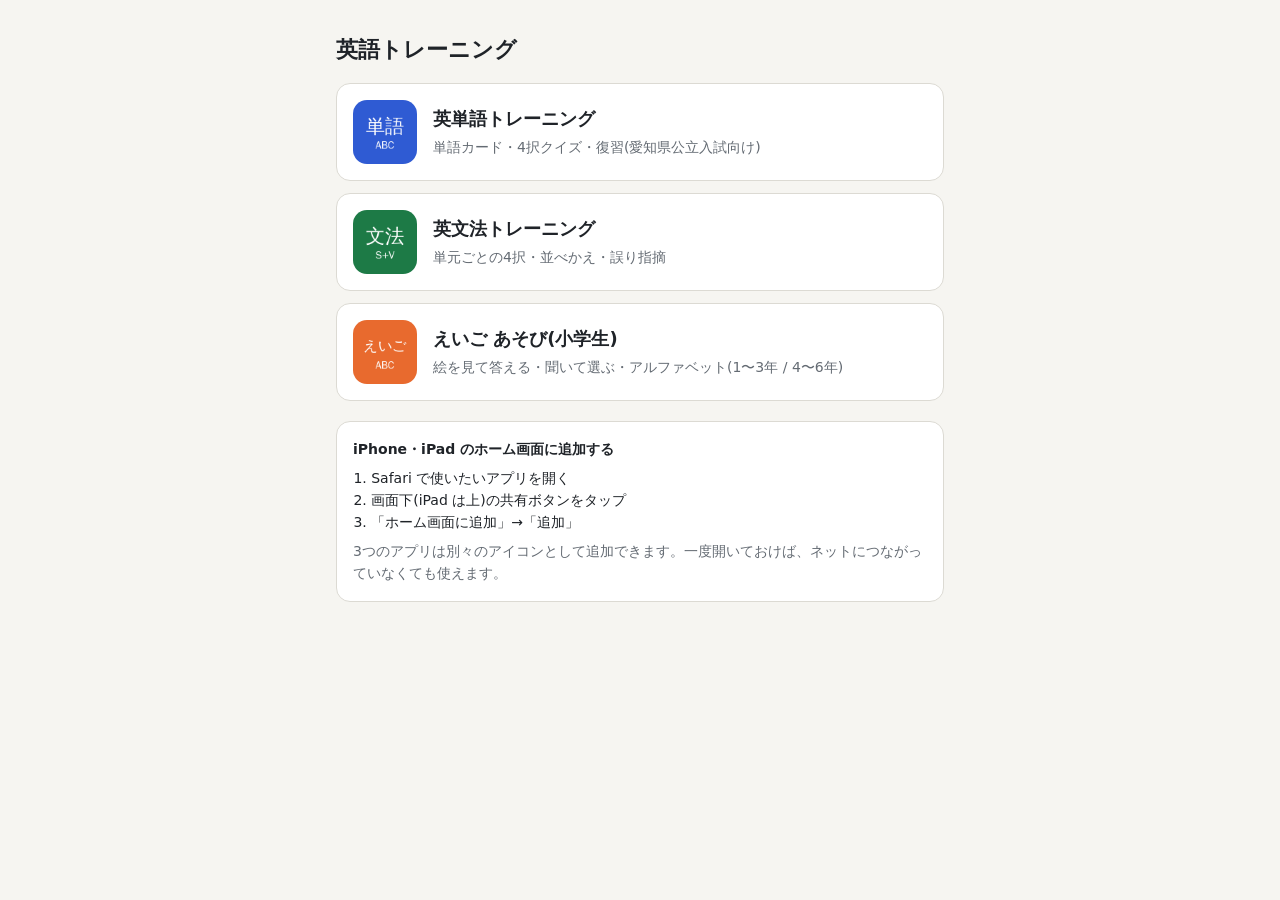
<file: index.html>
<!doctype html>
<html lang="ja" data-app="index">
<head>
<meta charset="utf-8">
<meta name="viewport" content="width=device-width, initial-scale=1, viewport-fit=cover">
<title>英語トレーニング</title>
<link rel="manifest" href="manifest-index.webmanifest">
<link rel="apple-touch-icon" href="icons/index-180.png">
<meta name="apple-mobile-web-app-capable" content="yes">
<meta name="mobile-web-app-capable" content="yes">
<meta name="apple-mobile-web-app-title" content="英語トレ">
<meta name="theme-color" content="#f6f5f1" media="(prefers-color-scheme: light)">
<meta name="theme-color" content="#17191c" media="(prefers-color-scheme: dark)">
<style>
:root{--bg:#f6f5f1;--panel:#fff;--ink:#1f2328;--muted:#646b73;--line:#dcdad3;--accent:#2f5bd3}
@media (prefers-color-scheme: dark){:root:not([data-theme="light"]){--bg:#17191c;--panel:#202328;--ink:#e8e9eb;--muted:#9aa1a9;--line:#363a41;--accent:#7d9cf0}}
*{box-sizing:border-box}
body{margin:0;background:var(--bg);color:var(--ink);font-family:"Hiragino Sans","Yu Gothic UI","Meiryo",system-ui,sans-serif;line-height:1.6;-webkit-text-size-adjust:100%}
main{max-width:640px;margin:0 auto;padding:max(24px,env(safe-area-inset-top)) max(16px,env(safe-area-inset-right)) 48px max(16px,env(safe-area-inset-left))}
h1{font-size:22px;margin:8px 0 16px}
a.app{display:flex;gap:16px;align-items:center;background:var(--panel);border:1px solid var(--line);border-radius:14px;padding:16px;margin-bottom:12px;color:var(--ink);text-decoration:none;-webkit-tap-highlight-color:transparent}
a.app:active{transform:scale(.98)}
a.app img{width:64px;height:64px;border-radius:14px;flex:none}
a.app b{font-size:18px;display:block}
.muted{color:var(--muted);font-size:14px}
.note{background:var(--panel);border:1px solid var(--line);border-radius:14px;padding:16px;margin-top:20px;font-size:14px}
.note ol{padding-left:1.3em;margin:6px 0}
</style>
</head>
<body>
<main>
  <h1>英語トレーニング</h1>
  <a class="app" href="eitango.html"><img src="icons/eitango-180.png" alt=""><span><b>英単語トレーニング</b><span class="muted">単語カード・4択クイズ・復習(愛知県公立入試向け)</span></span></a>
  <a class="app" href="bunpou.html"><img src="icons/bunpou-180.png" alt=""><span><b>英文法トレーニング</b><span class="muted">単元ごとの4択・並べかえ・誤り指摘</span></span></a>
  <a class="app" href="shogaku.html"><img src="icons/shogaku-180.png" alt=""><span><b>えいご あそび(小学生)</b><span class="muted">絵を見て答える・聞いて選ぶ・アルファベット(1〜3年 / 4〜6年)</span></span></a>
  <div class="note">
    <b>iPhone・iPad のホーム画面に追加する</b>
    <ol>
      <li>Safari で使いたいアプリを開く</li>
      <li>画面下(iPad は上)の共有ボタンをタップ</li>
      <li>「ホーム画面に追加」→「追加」</li>
    </ol>
    <span class="muted">3つのアプリは別々のアイコンとして追加できます。一度開いておけば、ネットにつながっていなくても使えます。</span>
  </div>
</main>
<script>
if ("serviceWorker" in navigator && (location.protocol === "https:" || location.hostname === "localhost")) navigator.serviceWorker.register("sw.js").catch(function(){});
</script>
</body>
</html>
</file>
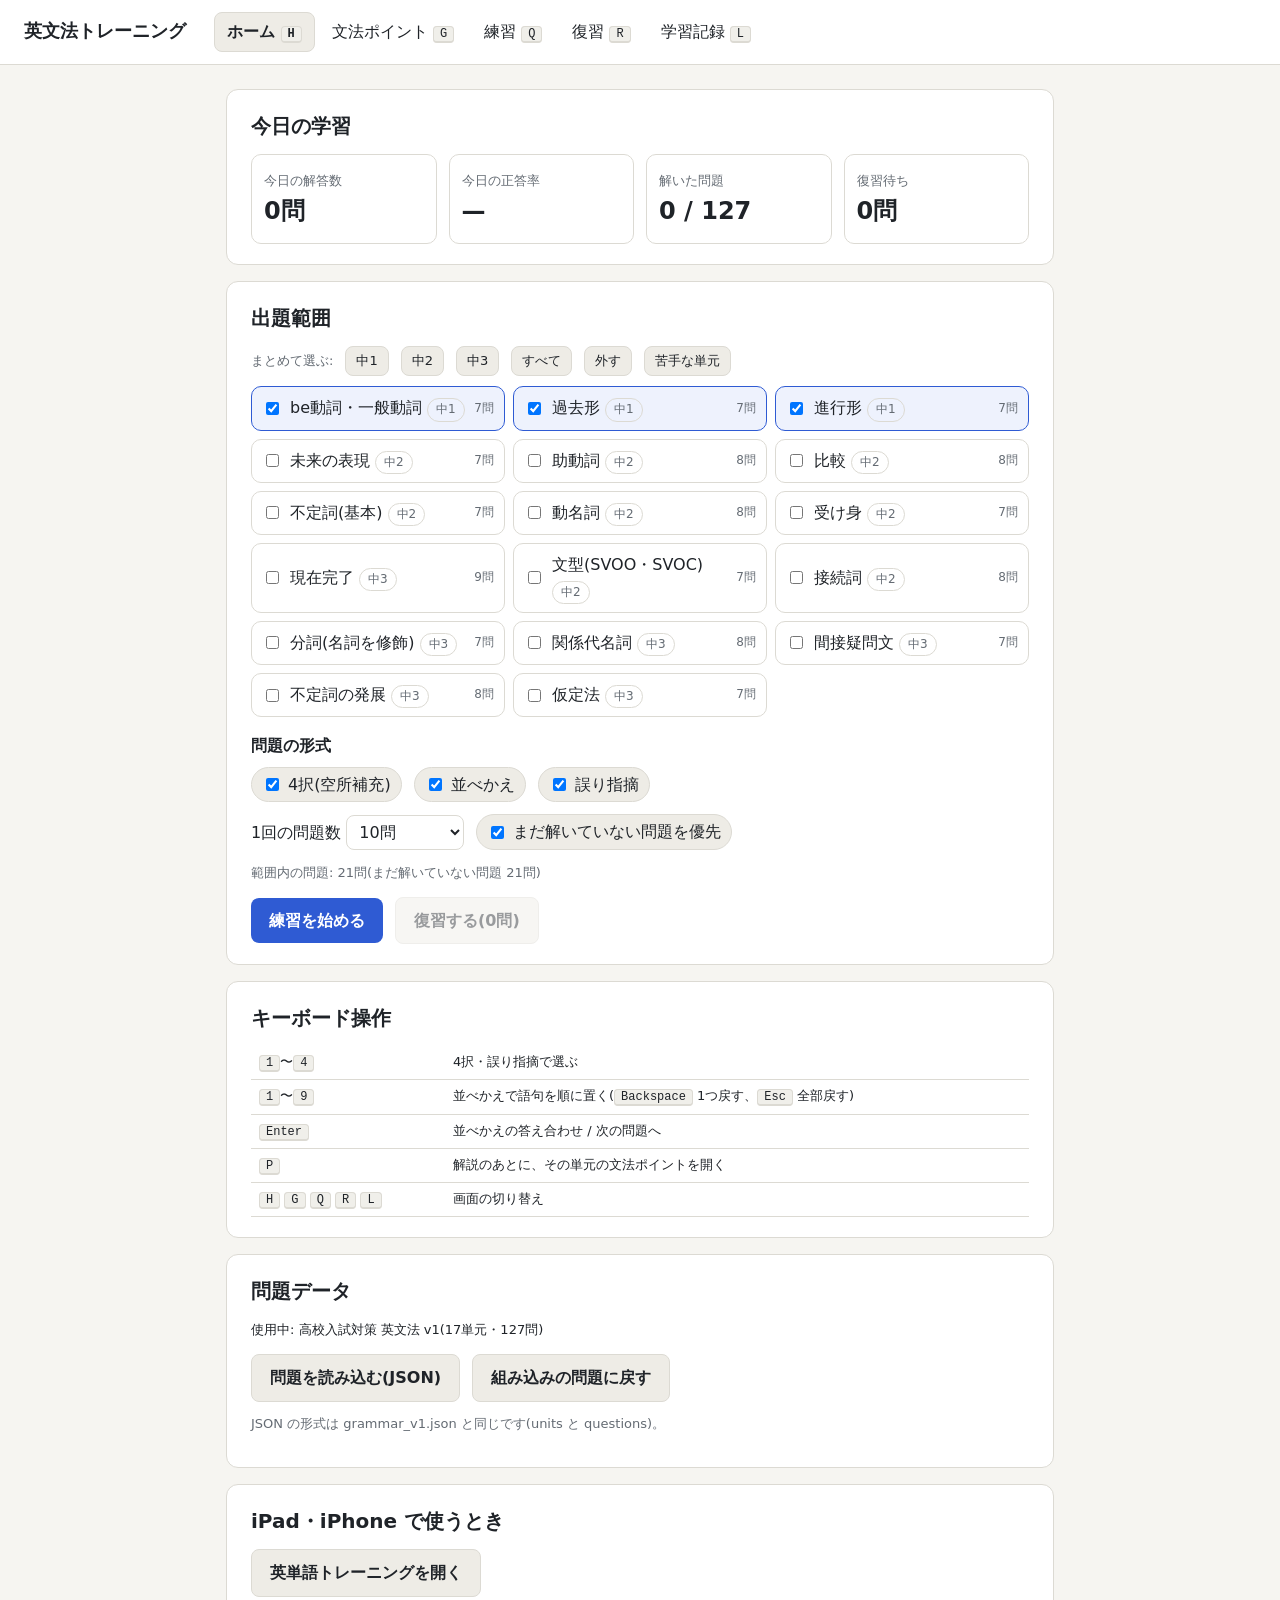
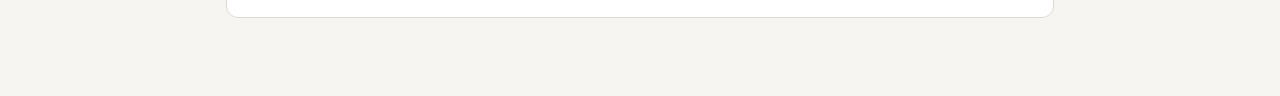
<file: bunpou.html>
<!doctype html>
<html lang="ja" data-app="bunpou">
<head>
<meta charset="utf-8">
<meta name="viewport" content="width=device-width, initial-scale=1, viewport-fit=cover">
<title>英文法トレーニング</title>
<style>
:root{
  --bg:#f6f5f1; --panel:#ffffff; --ink:#1f2328; --muted:#646b73; --line:#dcdad3;
  --accent:#2f5bd3; --accent-ink:#ffffff; --ok:#1d7a46; --ok-bg:#e3f3ea; --ng:#b42318; --ng-bg:#fbe7e5;
  --chip:#eeece6; --kbd:#f0efea; --slot:#eef2fd;
}
@media (prefers-color-scheme: dark){
  :root:not([data-theme="light"]){
    --bg:#17191c; --panel:#202328; --ink:#e8e9eb; --muted:#9aa1a9; --line:#363a41;
    --accent:#7d9cf0; --accent-ink:#0f1320; --ok:#5fc48a; --ok-bg:#1d3326; --ng:#f2867b; --ng-bg:#3a2220;
    --chip:#2b2f35; --kbd:#2b2f35; --slot:#232a3b;
  }
}
*{box-sizing:border-box}
body{margin:0;background:var(--bg);color:var(--ink);font-family:"Hiragino Sans","Yu Gothic UI","Meiryo",system-ui,sans-serif;line-height:1.6}
header{display:flex;align-items:center;gap:16px;padding:12px 24px;border-bottom:1px solid var(--line);background:var(--panel);flex-wrap:wrap}
header h1{font-size:18px;margin:0 12px 0 0}
nav{display:flex;gap:4px;flex-wrap:wrap}
nav button{background:none;border:1px solid transparent;color:var(--ink);padding:6px 12px;border-radius:8px;font:inherit;cursor:pointer}
nav button[aria-current="true"]{background:var(--chip);border-color:var(--line);font-weight:600}
nav button:hover{background:var(--chip)}
main{max-width:860px;margin:0 auto;padding:24px 16px 64px}
.panel{background:var(--panel);border:1px solid var(--line);border-radius:12px;padding:20px 24px;margin-bottom:16px}
h2{font-size:20px;margin:0 0 12px}
h3{font-size:16px;margin:16px 0 8px}
.muted{color:var(--muted)}
.small{font-size:13px}
.row{display:flex;gap:12px;flex-wrap:wrap;align-items:center}
.btn{background:var(--accent);color:var(--accent-ink);border:none;padding:10px 18px;border-radius:8px;font:inherit;font-weight:600;cursor:pointer}
.btn.secondary{background:var(--chip);color:var(--ink);border:1px solid var(--line)}
.btn.mini{padding:4px 10px;font-size:13px;font-weight:500}
.btn:disabled{opacity:.45;cursor:default}
.btn:focus-visible,nav button:focus-visible,.choice:focus-visible,.tile:focus-visible,select:focus-visible,label.chk:focus-within{outline:3px solid var(--accent);outline-offset:2px}
kbd{background:var(--kbd);border:1px solid var(--line);border-bottom-width:2px;border-radius:4px;padding:0 6px;font-family:ui-monospace,Consolas,monospace;font-size:12px;color:var(--ink)}
.stats{display:grid;grid-template-columns:repeat(auto-fit,minmax(140px,1fr));gap:12px}
.stat{border:1px solid var(--line);border-radius:10px;padding:12px}
.stat b{display:block;font-size:24px}
label.chk{display:inline-flex;align-items:center;gap:6px;padding:4px 10px;border:1px solid var(--line);border-radius:999px;background:var(--chip);cursor:pointer}
select{font:inherit;padding:6px 8px;border-radius:8px;border:1px solid var(--line);background:var(--panel);color:var(--ink)}
.units{display:grid;grid-template-columns:repeat(auto-fill,minmax(240px,1fr));gap:8px}
.unit{display:flex;align-items:center;gap:8px;padding:8px 10px;border:1px solid var(--line);border-radius:10px;cursor:pointer;background:var(--panel)}
.unit:focus-within{outline:3px solid var(--accent);outline-offset:1px}
.unit.on{background:var(--slot);border-color:var(--accent)}
.unit .nm{flex:1}
.unit .acc{font-size:12px;color:var(--muted);white-space:nowrap}
.grade{display:inline-block;font-size:12px;padding:1px 8px;border-radius:999px;border:1px solid var(--line);color:var(--muted)}
.chip{display:inline-block;font-size:12px;padding:1px 8px;border-radius:999px;background:var(--chip);color:var(--muted);margin-right:4px}
.progress{height:6px;background:var(--chip);border-radius:999px;overflow:hidden;margin:8px 0 16px}
.progress>i{display:block;height:100%;background:var(--accent)}
.instr{font-size:14px;color:var(--muted);margin:6px 0 14px}
.dialog{font-size:19px;line-height:1.9}
.dialog .line{display:flex;gap:10px}
.dialog .spk{flex:none;font-weight:700;color:var(--muted);width:1.6em}
.blank{display:inline-block;min-width:5.5em;border-bottom:2px solid var(--ink);text-align:center;padding:0 6px;margin:0 2px}
.blank.filled{border-color:var(--ok);color:var(--ok);font-weight:700}
.slot{display:inline-flex;flex-wrap:wrap;gap:6px;align-items:center;min-width:8em;min-height:2.2em;padding:3px 8px;margin:0 2px;border:2px dashed var(--accent);border-radius:8px;background:var(--slot);vertical-align:middle}
.slot .placed{font:inherit;font-size:18px;padding:0 8px;border-radius:6px;border:1px solid var(--line);background:var(--panel);color:var(--ink);cursor:pointer}
.slot.ok{border-style:solid;border-color:var(--ok);background:var(--ok-bg)}
.slot.ng{border-style:solid;border-color:var(--ng);background:var(--ng-bg)}
.u{text-decoration:underline;text-decoration-thickness:2px;text-underline-offset:5px}
.u sup{font-size:11px;font-weight:700;color:var(--accent);margin-left:1px}
.u.correct{background:var(--ok-bg);color:var(--ok)}
.u.wrong{background:var(--ng-bg);color:var(--ng)}
.choices{display:grid;grid-template-columns:1fr 1fr;gap:10px;margin-top:18px}
@media (max-width:560px){.choices{grid-template-columns:1fr}.dialog{font-size:17px}}
.choice{display:flex;gap:10px;align-items:center;text-align:left;padding:14px 16px;border:1px solid var(--line);border-radius:10px;background:var(--panel);color:var(--ink);font:inherit;font-size:17px;cursor:pointer}
.choice:hover:not(:disabled){border-color:var(--accent)}
.choice .n{flex:none}
.choice.correct{background:var(--ok-bg);border-color:var(--ok)}
.choice.wrong{background:var(--ng-bg);border-color:var(--ng)}
.tiles{display:flex;flex-wrap:wrap;gap:10px;margin-top:18px}
.tile{display:inline-flex;gap:8px;align-items:center;padding:10px 14px;border:1px solid var(--line);border-radius:10px;background:var(--panel);color:var(--ink);font:inherit;font-size:18px;cursor:pointer}
.tile:hover:not(:disabled){border-color:var(--accent)}
.tile:disabled{opacity:.3;cursor:default}
.feedback{margin-top:14px;font-weight:600;min-height:1.6em}
.feedback.ok{color:var(--ok)} .feedback.ng{color:var(--ng)}
.explain{border-top:1px solid var(--line);margin-top:12px;padding-top:12px}
.explain .ans{font-size:17px;margin-bottom:6px}
.explain p{margin:4px 0}
.points{margin:6px 0 0;padding-left:1.2em}
.points li{margin:4px 0}
table{width:100%;border-collapse:collapse;font-size:14px}
th,td{text-align:left;padding:6px 8px;border-bottom:1px solid var(--line);vertical-align:top}
th{color:var(--muted);font-weight:600}
.hint{font-size:13px;color:var(--muted);margin-top:12px}
.hidden{display:none!important}
.bar{display:flex;align-items:flex-end;gap:4px;height:80px;margin-top:8px}
.bar div{flex:1;background:var(--accent);border-radius:3px 3px 0 0;min-height:2px}
.bar-labels{display:flex;gap:4px;font-size:11px;color:var(--muted)}
.bar-labels span{flex:1;text-align:center}
.meter{display:inline-block;width:80px;height:6px;background:var(--chip);border-radius:999px;overflow:hidden;vertical-align:middle;margin-right:6px}
.meter i{display:block;height:100%;background:var(--accent)}
</style>
<!-- iOS版で追加 -->
<link rel="manifest" href="manifest-bunpou.webmanifest">
<link rel="apple-touch-icon" href="icons/bunpou-180.png">
<link rel="icon" href="icons/bunpou-192.png">
<meta name="apple-mobile-web-app-capable" content="yes">
<meta name="mobile-web-app-capable" content="yes">
<meta name="apple-mobile-web-app-title" content="英文法">
<meta name="apple-mobile-web-app-status-bar-style" content="default">
<meta name="format-detection" content="telephone=no">
<meta name="theme-color" content="#ffffff" media="(prefers-color-scheme: light)">
<meta name="theme-color" content="#202328" media="(prefers-color-scheme: dark)">
<link rel="stylesheet" href="ios.css">
</head>
<body>
<header>
  <h1>英文法トレーニング</h1>
  <nav id="nav">
    <button data-view="home">ホーム <kbd>H</kbd></button>
    <button data-view="points">文法ポイント <kbd>G</kbd></button>
    <button data-view="quiz">練習 <kbd>Q</kbd></button>
    <button data-view="review">復習 <kbd>R</kbd></button>
    <button data-view="records">学習記録 <kbd>L</kbd></button>
  </nav>
</header>
<main>

<!-- ホーム -->
<section id="view-home">
  <div class="panel">
    <h2>今日の学習</h2>
    <div class="stats" id="homeStats"></div>
  </div>
  <div class="panel">
    <h2>出題範囲</h2>
    <div class="row small" style="margin-bottom:10px">
      <span class="muted">まとめて選ぶ:</span>
      <button class="btn secondary mini" data-grade="中1">中1</button>
      <button class="btn secondary mini" data-grade="中2">中2</button>
      <button class="btn secondary mini" data-grade="中3">中3</button>
      <button class="btn secondary mini" id="selAll">すべて</button>
      <button class="btn secondary mini" id="selNone">外す</button>
      <button class="btn secondary mini" id="selWeak">苦手な単元</button>
    </div>
    <div class="units" id="unitList"></div>
    <h3>問題の形式</h3>
    <div class="row" id="typeChecks"></div>
    <div class="row" style="margin-top:12px">
      <label>1回の問題数 <select id="countSelect">
        <option value="10">10問</option><option value="20">20問</option><option value="30">30問</option><option value="0">範囲の全部</option>
      </select></label>
      <label class="chk"><input type="checkbox" id="unseenFirst"> まだ解いていない問題を優先</label>
    </div>
    <p class="muted small" id="rangeInfo"></p>
    <div class="row" style="margin-top:8px">
      <button class="btn" data-go="quiz">練習を始める</button>
      <button class="btn secondary" data-go="review" id="homeReviewBtn">復習する</button>
    </div>
  </div>
  <div class="panel">
    <h2>キーボード操作</h2>
    <table class="small">
      <tr><td><kbd>1</kbd>〜<kbd>4</kbd></td><td>4択・誤り指摘で選ぶ</td></tr>
      <tr><td><kbd>1</kbd>〜<kbd>9</kbd></td><td>並べかえで語句を順に置く(<kbd>Backspace</kbd> 1つ戻す、<kbd>Esc</kbd> 全部戻す)</td></tr>
      <tr><td><kbd>Enter</kbd></td><td>並べかえの答え合わせ / 次の問題へ</td></tr>
      <tr><td><kbd>P</kbd></td><td>解説のあとに、その単元の文法ポイントを開く</td></tr>
      <tr><td><kbd>H</kbd> <kbd>G</kbd> <kbd>Q</kbd> <kbd>R</kbd> <kbd>L</kbd></td><td>画面の切り替え</td></tr>
    </table>
  </div>
  <div class="panel">
    <h2>問題データ</h2>
    <p class="small" id="dataInfo"></p>
    <div class="row">
      <button class="btn secondary" id="loadBtn">問題を読み込む(JSON)</button>
      <input type="file" id="fileInput" accept=".json,application/json" class="hidden">
      <button class="btn secondary" id="resetDataBtn">組み込みの問題に戻す</button>
    </div>
    <p class="hint">JSON の形式は grammar_v1.json と同じです(units と questions)。</p>
  </div>
</section>

<!-- 文法ポイント -->
<section id="view-points" class="hidden">
  <div class="panel">
    <h2>文法ポイント</h2>
    <p class="muted small" style="margin:0">単元ごとの要点です。「この単元を練習」でその単元だけを出題します。</p>
  </div>
  <div id="pointList"></div>
</section>

<!-- 練習 / 復習 -->
<section id="view-quiz" class="hidden">
  <div class="panel">
    <div class="row" style="justify-content:space-between">
      <h2 style="margin:0" id="quizTitle">練習</h2>
      <span class="muted small" id="quizScope"></span>
    </div>
    <div class="progress"><i id="quizProg"></i></div>
    <div class="muted small" id="quizCounter"></div>
  </div>
  <div class="panel" id="quizBox"></div>
</section>

<!-- 学習記録 -->
<section id="view-records" class="hidden">
  <div class="panel">
    <h2>学習記録</h2>
    <div class="stats" id="recStats"></div>
    <h3>この14日間の解答数</h3>
    <div class="bar" id="recBars"></div>
    <div class="bar-labels" id="recBarLabels"></div>
  </div>
  <div class="panel">
    <h2>単元別の成績</h2>
    <table id="recUnits"></table>
  </div>
  <div class="panel">
    <h2>形式別の成績</h2>
    <table id="recTypes"></table>
  </div>
  <div class="panel">
    <h2>よく間違える問題</h2>
    <table id="recWeak"></table>
  </div>
  <div class="panel">
    <p class="small muted">記録はこのパソコンのブラウザ内(localStorage)だけに保存されます。別のブラウザやパソコンとは共有されません。</p>
    <div class="row">
      <button class="btn secondary" id="exportBtn">記録を書き出す(JSON)</button>
      <button class="btn secondary" id="clearBtn">記録をすべて消す</button>
    </div>
  </div>
</section>

</main>

<script>
/* ===== 問題データ(すべて自作) =====
   units:     { id, name, grade: "中1"|"中2"|"中3", points: [..] }
   questions: { id, unit, type: "choice"|"order"|"error", q, exp, ja,
                choice: choices[4](先頭が正解。表示時にシャッフル), answer:0
                order:  tiles[](正しい順), q の [ ] に入る
                error:  q の [..] 4か所の下線, answer(0〜3), fix } */
const BUILTIN = {"name":"高校入試対策 英文法 v1","version":1,"units":[{"id":"u01","name":"be動詞・一般動詞","grade":"中1","points":["主語が I/you/複数 → am/are、he/she/it・単数 → is。","主語が3人称単数で現在の文 → 一般動詞に -s/-es(三単現)。例: She plays tennis.","Do/Does の疑問文・否定文では動詞は原形。例: Does he like tea? / He doesn't like tea.","be動詞と一般動詞は同じ文で並べない。× I am play tennis."]},{"id":"u02","name":"過去形","grade":"中1","points":["一般動詞の過去形: 規則動詞は -ed、不規則動詞は形を覚える(go → went, see → saw)。","疑問文・否定文は Did / didn't + 原形。例: Did you go? / I didn't go.","be動詞の過去: was(I/単数)、were(you/複数)。","yesterday, last ~, ~ ago があれば過去の文の合図。"]},{"id":"u03","name":"進行形","grade":"中1","points":["現在進行形: am/is/are + -ing「(今)~している」。now, Look! が合図。","過去進行形: was/were + -ing「(その時)~していた」。then, at that time, when ~ が合図。","疑問詞の文: What are you doing? / Who are you waiting for?"]},{"id":"u04","name":"未来の表現","grade":"中2","points":["will + 原形: その場で決めたこと・予想。例: I'll help you.","be going to + 原形: 前から決めている予定。例: I'm going to visit Kyoto.","tomorrow, next ~, this weekend が合図。in ten minutes = 10分後に。"]},{"id":"u05","name":"助動詞","grade":"中2","points":["助動詞のあとは必ず原形。× must to go / × can plays","must「~しなければならない」、must not「~してはいけない」、don't have to「~しなくてよい」。","should「~したほうがよい」、May I ~?「~してもいいですか」、Could you ~?「~していただけますか」。","Shall I ~?「(私が)~しましょうか」 Shall we ~?「~しましょうか」。"]},{"id":"u06","name":"比較","grade":"中2","points":["2つを比べる: -er than / more ~ than。3つ以上で一番: the -est / the most ~ (of/in)。","of + 複数を表す語(of the three)、in + 範囲・場所(in my class)。","as + 原級 + as「同じくらい~」。like A better than B / like A the best。","one of the + 最上級 + 複数名詞。比較級を強めるのは much(very は使えない)。"]},{"id":"u07","name":"不定詞(基本)","grade":"中2","points":["名詞的用法「~すること」: I want to be a nurse. / My dream is to study abroad.","副詞的用法「~するために」「~して(感情の原因)」: I went there to buy a book. / I'm happy to see you.","形容詞的用法「~するための・~すべき」: something to eat / a lot of homework to do","to のあとは必ず原形。"]},{"id":"u08","name":"動名詞","grade":"中2","points":["動詞の -ing 形で「~すること」。主語にもなる: Learning English is fun.","enjoy / finish / stop のあとは -ing(to ~ は不可)。","前置詞(at, for, about, of など)のあとは -ing。例: good at drawing / Thank you for helping me.","How about -ing? 「~するのはどうですか」"]},{"id":"u09","name":"受け身","grade":"中2","points":["be動詞 + 過去分詞「~される・~されている」。過去なら was/were。","「~によって」は by ~。be known to ~「~に知られている」は例外。","疑問文は be動詞を前へ: Is English spoken there?"]},{"id":"u10","name":"現在完了","grade":"中3","points":["have/has + 過去分詞。経験「~したことがある」、継続「ずっと~している」、完了「~したところだ」。","継続: for + 期間(for three years)、since + 起点(since 2015)。How long ~? で期間をたずねる。","完了: just, already, yet(否定・疑問)。have been to ~「~へ行ったことがある」。","現在完了進行形 have been -ing「ずっと~し続けている」。","yesterday, last year, ~ ago など過去の一時点を表す語とは一緒に使えない。"]},{"id":"u11","name":"文型(SVOO・SVOC)","grade":"中2","points":["SVOO: give/show/tell/teach + 人 + もの。語順を変えると give A to 人。","SVOC: call A B「AをBと呼ぶ」、name A B「AをBと名づける」、make A B「AをBにする」。","C には形容詞・名詞が入る(副詞は×)。例: The movie made me happy."]},{"id":"u12","name":"接続詞","grade":"中2","points":["when「~するとき」、if「もし~なら」、because「~なので」、though「~だけれど」。","時・条件(when, if)の中では未来のことも現在形: If it rains tomorrow, ...","so「だから」は結果を、because は理由を表す。I think (that) ~。","命令文, and ~「そうすれば」/ 命令文, or ~「さもないと」。"]},{"id":"u13","name":"分詞(名詞を修飾)","grade":"中3","points":["現在分詞 -ing「~している」、過去分詞「~された」。","1語なら名詞の前(a sleeping baby)、2語以上なら名詞の後ろ(the girl talking with Ken)。","修飾される名詞が「する側」なら -ing、「される側」なら過去分詞。"]},{"id":"u14","name":"関係代名詞","grade":"中3","points":["人 → who、もの・動物 → which、どちらにも that。","主格(あとに動詞が続く): a friend who lives in Australia","目的格(あとに主語+動詞が続く): the bag which I bought。目的格は省略できる(the picture you took)。","関係代名詞のあとに、同じものを指す代名詞(it, him など)をもう一度入れない。"]},{"id":"u15","name":"間接疑問文","grade":"中3","points":["疑問文が文の一部になると、疑問詞のあとは「主語 + 動詞」の語順。","Where does she live? → Do you know where she lives?(does は消え、動詞は三単現に)","疑問詞が主語のときはそのまま: Do you know who painted this?"]},{"id":"u16","name":"不定詞の発展","grade":"中3","points":["It is ~ (for 人) to ...「(人が)…することは~だ」。","want/tell/ask + 人 + to ~「人に~してほしい/~するように言う/頼む」。","how to ~「~のしかた」、what to ~「何を~すべきか」。too ~ to ...「~すぎて…できない」。","let/help/make + 人 + 原形「人に~させる/人が~するのを手伝う」(to をつけない)。"]},{"id":"u17","name":"仮定法","grade":"中3","points":["現実と違うことを仮定: If + 主語 + 過去形, 主語 + would/could + 原形。","be動詞は主語に関係なく were が基本: If I were you, ...","I wish + 主語 + 過去形 / could + 原形「~ならいいのに」。"]}],"questions":[{"id":"g001","unit":"u01","type":"choice","q":"A: Is your sister a student?\nB: Yes, she ( ). She goes to Minami Junior High School.","choices":["is","does","am","are"],"answer":0,"exp":"Is ~? の疑問文には be動詞で答えます。主語 she なので is。","ja":"A: お姉さん(妹さん)は学生ですか。B: はい。南中学校に通っています。"},{"id":"g002","unit":"u01","type":"choice","q":"A: Does your father ( ) coffee?\nB: No, he doesn't. He likes tea.","choices":["like","likes","liking","liked"],"answer":0,"exp":"Does を使った疑問文では、動詞は原形にもどします。","ja":"A: お父さんはコーヒーが好きですか。B: いいえ、好きではありません。紅茶が好きです。"},{"id":"g003","unit":"u01","type":"choice","q":"A: My brother ( ) soccer every Sunday.\nB: That's nice. Is he on a team?","choices":["plays","play","playing","is play"],"answer":0,"exp":"主語 my brother は3人称単数、every Sunday で習慣を表す現在の文なので plays。is play のように be動詞と一般動詞は並べません。","ja":"A: 兄(弟)は毎週日曜日にサッカーをします。B: いいね。チームに入っているの？"},{"id":"g004","unit":"u01","type":"choice","q":"A: ( ) you and Ken in the same class?\nB: Yes, we are.","choices":["Are","Is","Do","Does"],"answer":0,"exp":"主語は you and Ken(2人=複数)。答えも we are なので Are。","ja":"A: あなたとケンは同じクラスですか。B: はい、そうです。"},{"id":"g005","unit":"u01","type":"order","q":"A: Does Yuki have any brothers?\nB: No, she [ ]. She has two sisters.","tiles":["doesn't","have","any","brothers"],"exp":"否定文は doesn't + 原形 have。any は否定文で「1人も」の意味。","ja":"A: ユキには兄弟がいますか。B: いいえ、兄弟は1人もいません。姉妹が2人います。"},{"id":"g006","unit":"u01","type":"order","q":"A: [ ] in your bag?\nB: My lunch and a textbook.","tiles":["What","do","you","have"],"exp":"疑問詞 What を文頭に置き、そのあとに do you have の疑問文の語順を続けます。","ja":"A: かばんの中に何を持っていますか。B: お弁当と教科書です。"},{"id":"g007","unit":"u01","type":"error","q":"My sister [likes] music, and she [play] the piano [every] day [after] school.","answer":1,"fix":"play → plays","exp":"主語 she は3人称単数の現在なので plays。","ja":"姉(妹)は音楽が好きで、毎日放課後にピアノをひきます。"},{"id":"g008","unit":"u02","type":"choice","q":"A: What did you do last Sunday?\nB: I ( ) to the library with Tom.","choices":["went","go","gone","going"],"answer":0,"exp":"last Sunday は過去。go の過去形は went(不規則動詞)。","ja":"A: この前の日曜日は何をしましたか。B: トムと図書館に行きました。"},{"id":"g009","unit":"u02","type":"choice","q":"A: ( ) you busy yesterday?\nB: Yes, I was. I had a lot of homework.","choices":["Were","Was","Did","Do"],"answer":0,"exp":"busy は形容詞なので be動詞の文。yesterday で過去、主語 you なので Were。","ja":"A: きのうは忙しかったですか。B: はい。宿題がたくさんありました。"},{"id":"g010","unit":"u02","type":"choice","q":"A: Did Kenta come to the party?\nB: No, he ( ). He was sick.","choices":["didn't","wasn't","doesn't","isn't"],"answer":0,"exp":"Did ~? には did / didn't で答えます。","ja":"A: ケンタはパーティーに来ましたか。B: いいえ。彼は病気でした。"},{"id":"g011","unit":"u02","type":"choice","q":"A: Where ( ) you buy that bag?\nB: I bought it at the station last week.","choices":["did","were","was","are"],"answer":0,"exp":"一般動詞 buy の過去の疑問文なので did。were / was / are のあとに原形 buy は続きません。","ja":"A: そのかばんはどこで買ったの。B: 先週、駅で買ったよ。"},{"id":"g012","unit":"u02","type":"order","q":"A: [ ] yesterday?\nB: I got up at six.","tiles":["What","time","did","you","get","up"],"exp":"What time(何時に)をひとまとまりで文頭へ。そのあと did you + 原形 get up。","ja":"A: きのうは何時に起きましたか。B: 6時に起きました。"},{"id":"g013","unit":"u02","type":"order","q":"A: How was your trip?\nB: Great. We [ ] in Okinawa.","tiles":["had","a","good","time"],"exp":"have a good time「楽しい時を過ごす」の過去形 had a good time。","ja":"A: 旅行はどうだった。B: 最高だったよ。沖縄で楽しく過ごしたよ。"},{"id":"g014","unit":"u02","type":"error","q":"Last year, my family [visit] Kyoto and [saw] many old temples. We [stayed] there [for] three days.","answer":0,"fix":"visit → visited","exp":"Last year があるので過去形 visited。and のあとの saw とも形をそろえます。","ja":"去年、家族は京都を訪れ、たくさんの古いお寺を見ました。そこに3日間滞在しました。"},{"id":"g015","unit":"u03","type":"choice","q":"A: Where is Mom?\nB: She ( ) dinner in the kitchen now.","choices":["is cooking","cooks","cooked","was cooking"],"answer":0,"exp":"now「今」~しているところなので現在進行形 is cooking。","ja":"A: お母さんはどこ。B: 今、台所で夕食を作っているよ。"},{"id":"g016","unit":"u03","type":"choice","q":"A: I called you at eight last night, but you didn't answer.\nB: Sorry. I ( ) a bath then.","choices":["was taking","am taking","take","have taken"],"answer":0,"exp":"then「その時(きのうの8時)」に~していた → 過去進行形 was taking。","ja":"A: 昨夜8時に電話したけど出なかったね。B: ごめん。その時お風呂に入っていたんだ。"},{"id":"g017","unit":"u03","type":"choice","q":"A: ( ) are you doing?\nB: I'm looking for my key.","choices":["What","Where","Which","Who"],"answer":0,"exp":"「何をしているの」とたずねる文。答えが「かぎを探している」なので What。","ja":"A: 何をしているの。B: かぎを探しているんだ。"},{"id":"g018","unit":"u03","type":"choice","q":"A: Look! Some children ( ) in the river.\nB: The water looks cold!","choices":["are swimming","is swimming","swimming","are swim"],"answer":0,"exp":"Look!「見て」は今まさに起きていること → 現在進行形。主語 children は複数なので are swimming。","ja":"A: 見て！子どもたちが川で泳いでいるよ。B: 水が冷たそう！"},{"id":"g019","unit":"u03","type":"order","q":"A: What were you doing when I saw you at the park?\nB: I [ ] with my dog.","tiles":["was","walking","around","the","lake"],"exp":"過去進行形 was walking のあとに場所 around the lake を続けます。","ja":"A: 公園で見かけたとき、何をしていたの。B: 犬と湖のまわりを歩いていたんだ。"},{"id":"g020","unit":"u03","type":"order","q":"A: [ ] for?\nB: I'm waiting for Aya.","tiles":["Who","are","you","waiting"],"exp":"wait for ~「~を待つ」。Who を文頭に出すと for が最後に残ります。","ja":"A: だれを待っているの。B: アヤを待っているんだ。"},{"id":"g021","unit":"u03","type":"error","q":"When I [came] home, my brother [was] [play] a video game [in] his room.","answer":2,"fix":"play → playing","exp":"過去進行形は was + -ing なので playing。","ja":"私が帰宅したとき、弟(兄)は部屋でテレビゲームをしていました。"},{"id":"g022","unit":"u04","type":"choice","q":"A: It's very cloudy.\nB: Yes, it is. It ( ) rain this afternoon.","choices":["will","is","does","was"],"answer":0,"exp":"これからのことの予想なので will + 原形 rain。","ja":"A: すごくくもっているね。B: うん。午後は雨が降るだろうね。"},{"id":"g023","unit":"u04","type":"choice","q":"A: What are you going to do this weekend?\nB: I'm going to ( ) my grandmother.","choices":["visit","visits","visited","visiting"],"answer":0,"exp":"be going to のあとは原形。","ja":"A: 今週末は何をする予定ですか。B: 祖母を訪ねるつもりです。"},{"id":"g024","unit":"u04","type":"choice","q":"A: ( ) you be free tomorrow?\nB: Yes, I will. Why?","choices":["Will","Are","Do","Were"],"answer":0,"exp":"あとに原形 be があり、tomorrow のことをたずねているので Will。","ja":"A: 明日はひま？B: うん、ひまだよ。どうして？"},{"id":"g025","unit":"u04","type":"choice","q":"A: This box is too heavy for me.\nB: OK. I ( ) help you.","choices":["will","am","was","did"],"answer":0,"exp":"その場で「手伝うよ」と決めたことは will で表します。","ja":"A: この箱、重すぎて持てないよ。B: わかった。手伝うよ。"},{"id":"g026","unit":"u04","type":"order","q":"A: [ ] tomorrow?\nB: I'm going to clean my room.","tiles":["What","are","you","going","to","do"],"exp":"答えが be going to の文なので、質問も What are you going to do ~?","ja":"A: 明日は何をする予定？B: 部屋をそうじするつもりだよ。"},{"id":"g027","unit":"u04","type":"order","q":"A: When will the bus come?\nB: It [ ] minutes.","tiles":["will","come","in","ten"],"exp":"in + 時間「(今から)~後に」。","ja":"A: バスはいつ来ますか。B: 10分後に来ます。"},{"id":"g028","unit":"u04","type":"error","q":"Tomorrow, my friends and I [are going] to [went] to the zoo. We [will] [take] a lot of pictures.","answer":1,"fix":"went → go","exp":"be going to のあとは原形。went ではなく go。","ja":"明日、友だちと私は動物園に行く予定です。たくさん写真をとるつもりです。"},{"id":"g029","unit":"u05","type":"choice","q":"A: ( ) I use your pen?\nB: Sure. Here you are.","choices":["May","Am","Was","Have"],"answer":0,"exp":"May I ~?「~してもいいですか」と許可を求める表現。","ja":"A: ペンを使ってもいいですか。B: どうぞ。はい、どうぞ。"},{"id":"g030","unit":"u05","type":"choice","q":"A: Do I have to finish this today?\nB: No, you don't ( ) to. You can do it tomorrow.","choices":["have","must","should","can"],"answer":0,"exp":"Do I have to ~? には No, you don't have to.「その必要はない」で答えます。","ja":"A: これを今日終わらせないといけませんか。B: いいえ、その必要はありません。明日でいいですよ。"},{"id":"g031","unit":"u05","type":"choice","q":"A: You ( ) run in the hallway. It's dangerous.\nB: Sorry.","choices":["must not","don't have to","can","will"],"answer":0,"exp":"It's dangerous. から「走ってはいけない」= 禁止の must not。don't have to は「しなくてよい」で意味が違います。","ja":"A: ろうかを走ってはいけません。危ないですよ。B: すみません。"},{"id":"g032","unit":"u05","type":"choice","q":"A: I have a headache.\nB: You ( ) go to bed early tonight.","choices":["should","can't","mustn't","weren't"],"answer":0,"exp":"相手へのアドバイス「~したほうがいい」は should。","ja":"A: 頭が痛いんだ。B: 今夜は早く寝たほうがいいよ。"},{"id":"g033","unit":"u05","type":"choice","q":"A: It's hot in this room. ( ) I open the window?\nB: Yes, please.","choices":["Shall","Will","Do","Must"],"answer":0,"exp":"Shall I ~?「(私が)~しましょうか」。Yes, please. と答えているのがヒント。","ja":"A: この部屋は暑いね。窓を開けましょうか。B: はい、お願いします。"},{"id":"g034","unit":"u05","type":"order","q":"A: [ ] to the station?\nB: Go straight and turn left at the bank.","tiles":["Could","you","tell","me","the","way"],"exp":"Could you ~?「~していただけますか」。tell + 人 + もの の語順。","ja":"A: 駅への道を教えていただけますか。B: まっすぐ行って、銀行で左に曲がってください。"},{"id":"g035","unit":"u05","type":"order","q":"A: My mother is sick today.\nB: Oh, [ ] dinner?","tiles":["do","you","have","to","cook"],"exp":"have to の疑問文は Do you have to ~?","ja":"A: 今日は母が病気なんだ。B: そう、夕食を作らないといけないの？"},{"id":"g036","unit":"u05","type":"error","q":"You [must] [to] wear a helmet when you [ride] a bike [on] this road.","answer":1,"fix":"to を取る(must wear)","exp":"助動詞 must のあとはすぐに原形。to は入りません。","ja":"この道で自転車に乗るときは、ヘルメットをかぶらなければなりません。"},{"id":"g037","unit":"u06","type":"choice","q":"A: Which is ( ), the Shinano River or the Tone River?\nB: The Shinano River.","choices":["longer","longest","long","more long"],"answer":0,"exp":"2つのうち「どちらが」をたずねるので比較級 longer。","ja":"A: 信濃川と利根川では、どちらが長いですか。B: 信濃川です。"},{"id":"g038","unit":"u06","type":"choice","q":"A: What is the ( ) mountain in Japan?\nB: Mt. Fuji.","choices":["highest","higher","high","most high"],"answer":0,"exp":"in Japan「日本で一番」なので the + 最上級 highest。","ja":"A: 日本で一番高い山は何ですか。B: 富士山です。"},{"id":"g039","unit":"u06","type":"choice","q":"A: Is your bag as ( ) as mine?\nB: No, it isn't. It's smaller.","choices":["big","bigger","biggest","more big"],"answer":0,"exp":"as ~ as の間は原級(もとの形)。","ja":"A: あなたのかばんは私のと同じくらい大きいですか。B: いいえ、そうではありません。もっと小さいです。"},{"id":"g040","unit":"u06","type":"choice","q":"A: Which season do you like the ( )?\nB: I like spring.","choices":["best","better","most good","well"],"answer":0,"exp":"like ~ the best「~が一番好き」。","ja":"A: どの季節が一番好きですか。B: 春が好きです。"},{"id":"g041","unit":"u06","type":"choice","q":"A: I can't answer this question.\nB: Me neither. It's ( ) difficult than the last one.","choices":["more","most","very","as"],"answer":0,"exp":"than があるので比較級。difficult は長い語なので more difficult。","ja":"A: この問題、答えられないよ。B: ぼくも。前の問題より難しいね。"},{"id":"g042","unit":"u06","type":"order","q":"A: Ken runs fast, right?\nB: Yes, he does. He runs [ ] in our class.","tiles":["the","fastest","of","all","the","boys"],"exp":"the + 最上級 fastest、of all the boys「すべての男子の中で」。","ja":"A: ケンは足が速いよね。B: うん。クラスの男子全員の中で一番速いよ。"},{"id":"g043","unit":"u06","type":"order","q":"A: Do you like dogs?\nB: Yes, I do. I like dogs [ ].","tiles":["much","better","than","cats"],"exp":"like A better than B。比較級を強める much は better の前。","ja":"A: 犬は好きですか。B: はい。ねこよりずっと犬が好きです。"},{"id":"g044","unit":"u06","type":"error","q":"This is [one of] the most [famous] [temple] [in] Kyoto.","answer":2,"fix":"temple → temples","exp":"one of the + 最上級 のあとの名詞は複数形。","ja":"これは京都で最も有名なお寺の1つです。"},{"id":"g045","unit":"u07","type":"choice","q":"A: Why did you go to the library?\nB: ( ) some books about space.","choices":["To borrow","Borrow","Borrowing","Borrowed"],"answer":0,"exp":"Why ~? に「~するために」と答える不定詞(副詞的用法)。","ja":"A: どうして図書館に行ったの。B: 宇宙についての本を借りるためだよ。"},{"id":"g046","unit":"u07","type":"choice","q":"A: I'm hungry. Do you have anything ( )?\nB: I have some cookies.","choices":["to eat","eat","eating","ate"],"answer":0,"exp":"anything to eat「何か食べるもの」(形容詞的用法)。","ja":"A: おなかがすいた。何か食べるものある？B: クッキーがあるよ。"},{"id":"g047","unit":"u07","type":"choice","q":"A: What do you want ( ) in the future?\nB: I want to be a nurse.","choices":["to be","be","being","been"],"answer":0,"exp":"want to ~「~したい」。答えの文も want to be。","ja":"A: 将来何になりたいですか。B: 看護師になりたいです。"},{"id":"g048","unit":"u07","type":"choice","q":"A: I was very happy ( ) your letter.\nB: I'm glad to hear that.","choices":["to get","get","got","gets"],"answer":0,"exp":"感情 + to ~「~して(うれしい)」(副詞的用法)。","ja":"A: あなたの手紙を受け取ってとてもうれしかったです。B: それを聞いてうれしいです。"},{"id":"g049","unit":"u07","type":"order","q":"A: Are you free now?\nB: Sorry. I [ ] today.","tiles":["have","a","lot","of","homework","to","do"],"exp":"homework to do「やるべき宿題」。a lot of は名詞の前。","ja":"A: 今ひま？B: ごめん。今日はやらなきゃいけない宿題がたくさんあるんだ。"},{"id":"g050","unit":"u07","type":"order","q":"A: What do you want to do in the future?\nB: My dream [ ] in Australia.","tiles":["is","to","study","English"],"exp":"My dream is to ~「私の夢は~することです」(名詞的用法)。","ja":"A: 将来何をしたいですか。B: 私の夢はオーストラリアで英語を勉強することです。"},{"id":"g051","unit":"u07","type":"error","q":"I [went] to the park [to] [playing] tennis [with] my friends.","answer":2,"fix":"playing → play","exp":"to のあとは原形。to play で「テニスをするために」。","ja":"私は友だちとテニスをするために公園に行きました。"},{"id":"g052","unit":"u08","type":"choice","q":"A: Did you finish ( ) your room?\nB: Yes, I did. It's clean now.","choices":["cleaning","to clean","clean","cleaned"],"answer":0,"exp":"finish のあとは -ing。finish to ~ とは言いません。","ja":"A: 部屋のそうじは終わった？B: うん。もうきれいだよ。"},{"id":"g053","unit":"u08","type":"choice","q":"A: What do you enjoy ( ) in your free time?\nB: I enjoy reading.","choices":["doing","to do","do","did"],"answer":0,"exp":"enjoy のあとは -ing。答えの enjoy reading もヒント。","ja":"A: ひまなときは何をして楽しみますか。B: 読書を楽しみます。"},{"id":"g054","unit":"u08","type":"choice","q":"A: Thank you for ( ) me.\nB: You're welcome.","choices":["helping","help","to help","helped"],"answer":0,"exp":"前置詞 for のあとは -ing。","ja":"A: 手伝ってくれてありがとう。B: どういたしまして。"},{"id":"g055","unit":"u08","type":"choice","q":"A: Kenji is good at ( ) pictures.\nB: Yes, he is. His pictures are beautiful.","choices":["drawing","draw","to draw","draws"],"answer":0,"exp":"be good at -ing「~するのが得意」。前置詞 at のあとは -ing。","ja":"A: ケンジは絵をかくのが得意だね。B: うん。彼の絵はきれいだよ。"},{"id":"g056","unit":"u08","type":"choice","q":"A: ( ) English is fun.\nB: I think so, too.","choices":["Learning","Learn","Learned","Learns"],"answer":0,"exp":"動名詞 Learning English「英語を学ぶこと」が文の主語。","ja":"A: 英語を学ぶのは楽しいね。B: 私もそう思う。"},{"id":"g057","unit":"u08","type":"order","q":"A: How about [ ] this afternoon?\nB: Sounds good.","tiles":["going","to","the","movies"],"exp":"How about -ing?「~するのはどう?」。go to the movies「映画に行く」。","ja":"A: 今日の午後、映画に行くのはどう？B: いいね。"},{"id":"g058","unit":"u08","type":"order","q":"A: What's your hobby?\nB: [ ] is my hobby.","tiles":["Taking","pictures","of","birds"],"exp":"Taking pictures of birds「鳥の写真をとること」がまとまって主語になります。","ja":"A: 趣味は何ですか。B: 鳥の写真をとることが趣味です。"},{"id":"g059","unit":"u08","type":"error","q":"We [enjoyed] [to talk] about our school trip [after] lunch [yesterday].","answer":1,"fix":"to talk → talking","exp":"enjoy のあとは -ing。","ja":"私たちはきのう昼食後に修学旅行の話をして楽しみました。"},{"id":"g060","unit":"u09","type":"choice","q":"A: This temple is very old.\nB: Yes, it is. It ( ) about 800 years ago.","choices":["was built","built","is built","was building"],"answer":0,"exp":"お寺は「建てられた」側なので受け身。ago があるので過去 was built。","ja":"A: このお寺はとても古いね。B: うん。約800年前に建てられたんだ。"},{"id":"g061","unit":"u09","type":"choice","q":"A: What language ( ) in Brazil?\nB: Portuguese.","choices":["is spoken","speaks","is speaking","spoke"],"answer":0,"exp":"言語は「話される」側なので受け身 is spoken。","ja":"A: ブラジルでは何語が話されていますか。B: ポルトガル語です。"},{"id":"g062","unit":"u09","type":"choice","q":"A: Who wrote this book?\nB: It was written ( ) Natsume Soseki.","choices":["by","with","from","at"],"answer":0,"exp":"受け身で「~によって」は by。","ja":"A: この本はだれが書いたの。B: 夏目漱石によって書かれたんだよ。"},{"id":"g063","unit":"u09","type":"choice","q":"A: Mt. Fuji is known ( ) many people around the world.\nB: Yes, it is. It's very famous.","choices":["to","by","for","in"],"answer":0,"exp":"be known to ~「~に知られている」は by ではなく to。","ja":"A: 富士山は世界中の多くの人に知られているね。B: うん。とても有名だね。"},{"id":"g064","unit":"u09","type":"order","q":"A: [ ] in this shop?\nB: Yes, it is. They sell French bread.","tiles":["Is","bread","sold"],"exp":"受け身の疑問文は be動詞を主語の前に: Is bread sold ~?","ja":"A: この店ではパンが売られていますか。B: はい。フランスパンを売っています。"},{"id":"g065","unit":"u09","type":"order","q":"A: Do you know this song?\nB: Of course. This song [ ] young people.","tiles":["is","loved","by","many"],"exp":"is loved by ~「~に愛されている」。many は people の前。","ja":"A: この歌を知っている？B: もちろん。この歌は多くの若者に愛されているよ。"},{"id":"g066","unit":"u09","type":"error","q":"These pictures [were] [took] [by] my uncle when he [was] in Canada.","answer":1,"fix":"took → taken","exp":"受け身は be動詞 + 過去分詞。take の過去分詞は taken。","ja":"これらの写真はおじがカナダにいたときにとられたものです。"},{"id":"g067","unit":"u10","type":"choice","q":"A: Have you ever ( ) to Hokkaido?\nB: Yes, I have. I went there last winter.","choices":["been","gone","went","go"],"answer":0,"exp":"have been to ~「~へ行ったことがある」(経験)。have gone to は「行ってしまって今いない」。","ja":"A: 北海道に行ったことはありますか。B: はい。去年の冬に行きました。"},{"id":"g068","unit":"u10","type":"choice","q":"A: How long have you lived in Nagoya?\nB: I've lived here ( ) 2015.","choices":["since","for","from","in"],"answer":0,"exp":"2015 は始まった時点なので since。期間(three years など)なら for。","ja":"A: 名古屋にどのくらい住んでいますか。B: 2015年からここに住んでいます。"},{"id":"g069","unit":"u10","type":"choice","q":"A: Has the movie started yet?\nB: No, it ( ) started yet.","choices":["hasn't","didn't","isn't","doesn't"],"answer":0,"exp":"Has ~? の現在完了の文なので hasn't + 過去分詞。","ja":"A: 映画はもう始まった？B: いいえ、まだ始まっていないよ。"},{"id":"g070","unit":"u10","type":"choice","q":"A: I ( ) my homework. Can I watch TV now?\nB: Sure.","choices":["have just finished","just finish","have just finish","am just finished"],"answer":0,"exp":"完了「ちょうど~したところ」は have just + 過去分詞。","ja":"A: ちょうど宿題が終わったところ。テレビを見てもいい？B: いいよ。"},{"id":"g071","unit":"u10","type":"choice","q":"A: ( ) have you known Mr. Brown?\nB: For three years.","choices":["How long","How many","When","How often"],"answer":0,"exp":"For three years と期間を答えているので How long。","ja":"A: ブラウン先生とはどのくらいの知り合いですか。B: 3年です。"},{"id":"g072","unit":"u10","type":"choice","q":"A: You look tired.\nB: I've been ( ) for three hours.","choices":["studying","study","studied","to study"],"answer":0,"exp":"現在完了進行形 have been -ing「ずっと~し続けている」。","ja":"A: 疲れているみたいだね。B: 3時間ずっと勉強しているんだ。"},{"id":"g073","unit":"u10","type":"order","q":"A: [ ] this book?\nB: Yes, I have. I've read it twice. It's interesting.","tiles":["Have","you","ever","read"],"exp":"経験をたずねる Have you ever + 過去分詞 ~?(read の過去分詞は read)","ja":"A: この本を読んだことある？B: うん、あるよ。2回読んだよ。おもしろいよ。"},{"id":"g074","unit":"u10","type":"order","q":"A: Do you know Emi well?\nB: Yes, I do. We [ ] we were children.","tiles":["have","been","friends","since"],"exp":"継続 have been friends「ずっと友だちだ」+ since ~「~以来」。","ja":"A: エミのことはよく知っているの？B: うん。子どものころからずっと友だちだよ。"},{"id":"g075","unit":"u10","type":"error","q":"My brother [has] [lived] in Tokyo [since] three years, and he [likes] it.","answer":2,"fix":"since → for","exp":"three years は期間なので for。since は「~以来(起点)」。","ja":"兄(弟)は3年間東京に住んでいて、東京が気に入っています。"},{"id":"g076","unit":"u11","type":"choice","q":"A: What do you call this flower in English?\nB: We call ( ) a sunflower.","choices":["it","its","to it","it's"],"answer":0,"exp":"call A B「AをBと呼ぶ」。A には目的語の形 it。","ja":"A: この花を英語で何と呼びますか。B: sunflower(ひまわり)と呼びます。"},{"id":"g077","unit":"u11","type":"choice","q":"A: How was the movie?\nB: It made me ( ).","choices":["happy","happily","happiness","to happy"],"answer":0,"exp":"make A B「AをBにする」。B には形容詞 happy(副詞 happily は×)。","ja":"A: 映画はどうだった？B: 幸せな気持ちになったよ。"},{"id":"g078","unit":"u11","type":"choice","q":"A: My grandfather gave ( ) this watch.\nB: It's nice.","choices":["me","to me","for me","my"],"answer":0,"exp":"give + 人 + もの。人が先なら to は不要。","ja":"A: 祖父がこの時計をくれたんだ。B: すてきだね。"},{"id":"g079","unit":"u11","type":"choice","q":"A: Could you show your notebook ( ) me?\nB: Sure.","choices":["to","for","at","with"],"answer":0,"exp":"show + もの + to + 人。もの が先なら to が必要。","ja":"A: ノートを見せてもらえる？B: いいよ。"},{"id":"g080","unit":"u11","type":"order","q":"A: Your dog is cute. What's his name?\nB: My brother [ ] Pochi.","tiles":["named","our","dog"],"exp":"name A B「AをBと名づける」。","ja":"A: あなたの犬はかわいいね。名前は何？B: 兄(弟)がうちの犬をポチと名づけたの。"},{"id":"g081","unit":"u11","type":"order","q":"A: Your English teacher is kind, isn't she?\nB: Yes, she is. She [ ] stories.","tiles":["often","tells","us","interesting"],"exp":"tell + 人 + もの。often は一般動詞の前、interesting は stories の前。","ja":"A: 英語の先生はやさしいよね。B: うん。よくおもしろい話をしてくれるよ。"},{"id":"g082","unit":"u11","type":"error","q":"Please [tell] [to me] the way [to] the station. I [want] to go there.","answer":1,"fix":"to me → me","exp":"tell + 人 + もの の語順では to は不要(tell me the way)。","ja":"駅への道を教えてください。そこへ行きたいのです。"},{"id":"g083","unit":"u12","type":"choice","q":"A: Why were you late?\nB: ( ) I missed the bus.","choices":["Because","So","But","If"],"answer":0,"exp":"Why ~? に理由を答えるときは Because。","ja":"A: どうして遅れたの。B: バスに乗り遅れたからです。"},{"id":"g084","unit":"u12","type":"choice","q":"A: ( ) it is sunny tomorrow, let's go fishing.\nB: OK.","choices":["If","Because","But","Or"],"answer":0,"exp":"「もし晴れたら」は If。条件の中なので未来でも is(現在形)。","ja":"A: 明日晴れたら、つりに行こうよ。B: いいよ。"},{"id":"g085","unit":"u12","type":"choice","q":"A: I think ( ) Mr. Sato is a good teacher.\nB: I agree.","choices":["that","what","which","who"],"answer":0,"exp":"I think that ~「~だと思う」。この that は省略してもよい。","ja":"A: 佐藤先生はいい先生だと思うな。B: 賛成。"},{"id":"g086","unit":"u12","type":"choice","q":"A: You went to bed early last night.\nB: Yes, I did. I was very tired, ( ) I went to bed at nine.","choices":["so","because","but","if"],"answer":0,"exp":"「とても疲れていた、だから9時に寝た」と結果を続けるので so。","ja":"A: 昨夜は早く寝たね。B: うん。とても疲れていたから、9時に寝たんだ。"},{"id":"g087","unit":"u12","type":"choice","q":"A: ( ) I was a child, I lived in Okazaki.\nB: Really? I didn't know that.","choices":["When","If","Because","That"],"answer":0,"exp":"「子どものとき」は When。","ja":"A: 子どものころ、岡崎に住んでいたんだ。B: 本当？知らなかった。"},{"id":"g088","unit":"u12","type":"order","q":"A: Hurry up, [ ] the train.\nB: OK, I'm coming!","tiles":["or","you'll","miss"],"exp":"命令文, or ~「~しなさい、さもないと…」。","ja":"A: 急いで、さもないと電車に乗り遅れるよ。B: わかった、今行く！"},{"id":"g089","unit":"u12","type":"order","q":"A: Do you know Ms. Green?\nB: Yes, I do. I [ ] from Canada.","tiles":["know","that","she","is"],"exp":"know that + 主語 + 動詞「~ということを知っている」。","ja":"A: グリーン先生を知っている？B: うん。カナダ出身だって知っているよ。"},{"id":"g090","unit":"u12","type":"error","q":"[If] it [will rain] tomorrow, we [will] [stay] home.","answer":1,"fix":"will rain → rains","exp":"if(条件)や when(時)の中では、未来のことでも現在形を使います。","ja":"もし明日雨が降れば、私たちは家にいます。"},{"id":"g091","unit":"u13","type":"choice","q":"A: Who is the girl ( ) with Ken?\nB: That's his sister.","choices":["talking","talked","talks","to talk"],"answer":0,"exp":"女の子は「話している」側なので現在分詞 talking。with Ken とまとまって後ろから修飾。","ja":"A: ケンと話している女の子はだれ？B: 彼の妹(姉)だよ。"},{"id":"g092","unit":"u13","type":"choice","q":"A: This is a car ( ) in Germany.\nB: It looks expensive.","choices":["made","making","makes","make"],"answer":0,"exp":"車は「作られた」側なので過去分詞 made。","ja":"A: これはドイツで作られた車です。B: 高そうですね。"},{"id":"g093","unit":"u13","type":"choice","q":"A: Look at the ( ) baby.\nB: Oh, let's be quiet.","choices":["sleeping","slept","sleeps","sleep"],"answer":0,"exp":"「眠っている赤ちゃん」。1語の分詞は名詞の前に置きます。","ja":"A: 眠っている赤ちゃんを見て。B: あ、静かにしよう。"},{"id":"g094","unit":"u13","type":"choice","q":"A: I like books ( ) by Murakami Haruki.\nB: Me, too.","choices":["written","writing","wrote","writes"],"answer":0,"exp":"本は「書かれた」側なので過去分詞 written。","ja":"A: 村上春樹によって書かれた本が好きです。B: 私もです。"},{"id":"g095","unit":"u13","type":"order","q":"A: Which is your bike?\nB: [ ] is mine.","tiles":["The","bike","parked","by","the","door"],"exp":"the bike を parked by the door「ドアのそばにとめられた」が後ろから修飾。","ja":"A: どれがあなたの自転車？B: ドアのそばにとめてある自転車が私のです。"},{"id":"g096","unit":"u13","type":"order","q":"A: Do you know the man [ ]?\nB: Yes, I do. He is our new ALT.","tiles":["standing","in","front","of","the","gate"],"exp":"the man を standing in front of the gate「門の前に立っている」が後ろから修飾。","ja":"A: 門の前に立っている男の人を知っている？B: うん。新しいALTの先生だよ。"},{"id":"g097","unit":"u13","type":"error","q":"The language [speaking] in this country [is] French, [but] many people [can] speak English, too.","answer":0,"fix":"speaking → spoken","exp":"言語は「話される」側なので過去分詞 spoken。","ja":"この国で話されている言語はフランス語ですが、多くの人は英語も話せます。"},{"id":"g098","unit":"u14","type":"choice","q":"A: I have a friend ( ) lives in Australia.\nB: Do you write to each other?","choices":["who","which","whose","what"],"answer":0,"exp":"先行詞 a friend は人で、あとに動詞 lives が続くので主格の who。","ja":"A: オーストラリアに住んでいる友だちがいるんだ。B: 手紙のやりとりをしているの？"},{"id":"g099","unit":"u14","type":"choice","q":"A: This is the bag ( ) I bought yesterday.\nB: It looks nice.","choices":["which","who","what","where"],"answer":0,"exp":"先行詞 the bag はもの。あとに I bought(主語+動詞)が続く目的格の which。","ja":"A: これがきのう買ったかばんです。B: すてきですね。"},{"id":"g100","unit":"u14","type":"choice","q":"A: Is this the train ( ) goes to Toyohashi?\nB: Yes, it is.","choices":["that","who","where","what"],"answer":0,"exp":"先行詞 the train はもの。that は人にもものにも使えます。","ja":"A: これは豊橋に行く電車ですか。B: はい、そうです。"},{"id":"g101","unit":"u14","type":"choice","q":"A: The cake ( ) my mother made was delicious.\nB: I want to eat it, too.","choices":["that","who","what","it"],"answer":0,"exp":"先行詞 the cake(もの)+ 目的格の関係代名詞 that。","ja":"A: 母が作ったケーキはおいしかった。B: 私も食べたいな。"},{"id":"g102","unit":"u14","type":"choice","q":"A: Is this the picture ( ) last week?\nB: Yes, it is. I took it in Kyoto.","choices":["you took","you took it","took you","you were taken"],"answer":0,"exp":"目的格の関係代名詞が省略された形(the picture you took)。it をもう一度入れるのは×。","ja":"A: これは先週あなたがとった写真？B: うん。京都でとったんだ。"},{"id":"g103","unit":"u14","type":"order","q":"A: What's that?\nB: It's a robot [ ] the room.","tiles":["which","can","clean"],"exp":"a robot を which can clean the room が後ろから説明します。","ja":"A: あれは何？B: 部屋をそうじできるロボットだよ。"},{"id":"g104","unit":"u14","type":"order","q":"A: Who is Ms. Tanaka?\nB: She is [ ] last year.","tiles":["the","teacher","who","taught","us","English"],"exp":"the teacher(人)+ who + 動詞 taught。teach + 人 + もの の語順。","ja":"A: 田中先生ってだれ？B: 去年私たちに英語を教えてくれた先生だよ。"},{"id":"g105","unit":"u14","type":"error","q":"I know a girl [which] [can] [speak] three languages [well].","answer":0,"fix":"which → who","exp":"先行詞 a girl は人なので who(または that)。","ja":"私は3か国語を上手に話せる女の子を知っています。"},{"id":"g106","unit":"u15","type":"choice","q":"A: Do you know where ( )?\nB: She lives near the station.","choices":["Mika lives","does Mika live","Mika does live","lives Mika"],"answer":0,"exp":"間接疑問文は「疑問詞 + 主語 + 動詞」。does は消え、lives になります。","ja":"A: ミカがどこに住んでいるか知っている？B: 駅の近くに住んでいるよ。"},{"id":"g107","unit":"u15","type":"choice","q":"A: Can you tell me what time ( )?\nB: At 7:30.","choices":["the store opens","does the store open","opens the store","the store open"],"answer":0,"exp":"what time のあとは「主語 + 動詞」。主語 the store は3人称単数なので opens。","ja":"A: その店が何時に開くか教えてくれる？B: 7時30分だよ。"},{"id":"g108","unit":"u15","type":"choice","q":"A: I don't know ( ) this word means.\nB: Let's look it up in the dictionary.","choices":["what","who","where","when"],"answer":0,"exp":"「この単語が何を意味するか」なので what。","ja":"A: この単語がどういう意味かわからない。B: 辞書で調べよう。"},{"id":"g109","unit":"u15","type":"choice","q":"A: Do you know who ( ) this picture?\nB: My sister did.","choices":["painted","did he paint","he painted","painting"],"answer":0,"exp":"疑問詞 who が主語なので、そのまま who + 動詞 painted。","ja":"A: だれがこの絵をかいたか知っている？B: 私の姉(妹)だよ。"},{"id":"g110","unit":"u15","type":"order","q":"A: [ ] he is?\nB: He is twenty.","tiles":["Do","you","know","how","old"],"exp":"Do you know のあとに how old he is(主語+動詞)を続けます。","ja":"A: 彼が何歳か知っている？B: 20歳だよ。"},{"id":"g111","unit":"u15","type":"order","q":"A: When is the English test?\nB: I'm not sure. I'll ask Mr. Kato [ ].","tiles":["when","the","test","will","start"],"exp":"間接疑問文なので when + 主語 the test + will start。when will the test start は×。","ja":"A: 英語のテストはいつ？B: わからない。テストがいつ始まるか加藤先生に聞いてみるよ。"},{"id":"g112","unit":"u15","type":"error","q":"Could you tell me [where] [is] [the] museum? I [want] to go there.","answer":1,"fix":"is を museum の後ろへ(where the museum is)","exp":"間接疑問文では「疑問詞 + 主語 + 動詞」の語順。","ja":"博物館がどこにあるか教えていただけますか。そこへ行きたいのです。"},{"id":"g113","unit":"u16","type":"choice","q":"A: It is important ( ) us to sleep well.\nB: I agree.","choices":["for","of","to","with"],"answer":0,"exp":"It is ~ for 人 to ...「(人が)…することは~だ」。","ja":"A: 私たちにとってよく眠ることは大切だね。B: そう思う。"},{"id":"g114","unit":"u16","type":"choice","q":"A: Why are you cleaning your room?\nB: My mother told me ( ) it.","choices":["to clean","clean","cleaning","cleaned"],"answer":0,"exp":"tell + 人 + to ~「人に~するように言う」。","ja":"A: どうして部屋のそうじをしているの？B: 母にそうじするように言われたんだ。"},{"id":"g115","unit":"u16","type":"choice","q":"A: I don't know how ( ) this machine.\nB: I'll show you.","choices":["to use","use","using","used"],"answer":0,"exp":"how to ~「~のしかた」。","ja":"A: この機械の使い方がわからないよ。B: 教えてあげるよ。"},{"id":"g116","unit":"u16","type":"choice","q":"A: Let me ( ) you.\nB: Thanks. That's very kind of you.","choices":["help","to help","helping","helped"],"answer":0,"exp":"let + 人 + 原形「人に~させる」。to はつけません。","ja":"A: 手伝わせてください。B: ありがとう。ご親切に。"},{"id":"g117","unit":"u16","type":"choice","q":"A: Can you carry this box?\nB: No, I can't. It's too heavy for me ( ).","choices":["to carry","carry","carrying","carried"],"answer":0,"exp":"too ~ to ...「~すぎて…できない」。","ja":"A: この箱を運べる？B: ううん。重すぎて運べないよ。"},{"id":"g118","unit":"u16","type":"order","q":"A: What did your teacher say?\nB: She [ ] harder.","tiles":["wants","us","to","study"],"exp":"want + 人 + to ~「人に~してほしい」。","ja":"A: 先生は何て言ったの？B: 私たちにもっと勉強してほしいって。"},{"id":"g119","unit":"u16","type":"order","q":"A: [ ] English every day.\nB: I know. I try to read a little every day.","tiles":["It","is","important","to","study"],"exp":"It is ~ to ...「…することは~だ」。It が to 以下を指します。","ja":"A: 毎日英語を勉強することが大切だよ。B: わかっている。毎日少し読むようにしているよ。"},{"id":"g120","unit":"u16","type":"error","q":"Ms. Ito [asked] us [cleaning] the classroom [before] we [went] home.","answer":1,"fix":"cleaning → to clean","exp":"ask + 人 + to ~「人に~するように頼む」。","ja":"伊藤先生は私たちに、帰る前に教室をそうじするように頼みました。"},{"id":"g121","unit":"u17","type":"choice","q":"A: I wish I ( ) a dog.\nB: You can't have pets in your apartment, right?","choices":["had","have","has","will have"],"answer":0,"exp":"I wish + 過去形「~ならいいのに(実際はちがう)」。","ja":"A: 犬を飼っていたらいいのに。B: 君のマンションではペットを飼えないんだよね。"},{"id":"g122","unit":"u17","type":"choice","q":"A: I broke my friend's pen. What should I do?\nB: If I ( ) you, I would tell her the truth.","choices":["were","am","will be","be"],"answer":0,"exp":"If I were you「もし私があなたなら」。仮定法では be動詞は were。","ja":"A: 友だちのペンをこわしちゃった。どうしよう。B: 私があなたなら、本当のことを言うよ。"},{"id":"g123","unit":"u17","type":"choice","q":"A: If I had more time, I ( ) travel around the world.\nB: Where would you go first?","choices":["would","will","can","am"],"answer":0,"exp":"If + 過去形, 主語 + would + 原形。","ja":"A: もっと時間があれば、世界中を旅するのに。B: 最初にどこに行く？"},{"id":"g124","unit":"u17","type":"choice","q":"A: I wish I ( ) speak French.\nB: You can learn it. It's not too late.","choices":["could","can","will","am"],"answer":0,"exp":"I wish I could ~「~できたらいいのに」。","ja":"A: フランス語が話せたらいいのに。B: 習えばいいよ。遅すぎることはないよ。"},{"id":"g125","unit":"u17","type":"order","q":"A: Are you going to the concert?\nB: No, I'm not. If [ ], I would go.","tiles":["I","had","a","ticket"],"exp":"If + 主語 + 過去形 ~, I would ...「もし~なら…するのに」。","ja":"A: コンサートに行くの？B: ううん。チケットがあれば行くんだけど。"},{"id":"g126","unit":"u17","type":"order","q":"A: [ ] fly.\nB: Where would you go?","tiles":["I","wish","I","could"],"exp":"I wish I could ~「~できたらいいのに」。","ja":"A: 空を飛べたらいいのに。B: どこに行く？"},{"id":"g127","unit":"u17","type":"error","q":"If I [have] a lot of money, I [would] [buy] a big house [for] my family.","answer":0,"fix":"have → had","exp":"would を使う仮定法なので、If のあとは過去形 had。","ja":"もしお金がたくさんあったら、家族のために大きな家を買うのに。"}]};

const TYPES = { choice: "4択(空所補充)", order: "並べかえ", error: "誤り指摘" };
const STORE_KEY = "bunpou.v1";

/* ===== 保存 ===== */
function load(key, fallback){ try{ const v = localStorage.getItem(key); return v ? JSON.parse(v) : fallback; }catch(e){ return fallback; } }
function save(key, val){ try{ localStorage.setItem(key, JSON.stringify(val)); }catch(e){} }

const defaultState = () => ({
  qs: {},           // questionId -> {seen, correct, wrong, streak, last}
  review: [],       // 復習リスト(questionId)
  daily: {},        // "YYYY-MM-DD" -> {answered, correct}
  settings: { units: null, types: ["choice","order","error"], count: 10, unseenFirst: true },
  customData: null
});
let S = Object.assign(defaultState(), load(STORE_KEY, {}));
S.settings = Object.assign(defaultState().settings, S.settings || {});
function persist(){ save(STORE_KEY, S); }

let DATA = validate(S.customData) || BUILTIN;
let UNITS = DATA.units, QS = DATA.questions;
const unitOf = id => UNITS.find(u => u.id === id) || {id, name: id, grade: "", points: []};
if (!Array.isArray(S.settings.units)) S.settings.units = UNITS.filter(u => u.grade === "中1").map(u => u.id);

const today = () => ymd(new Date());
const ymd = d => d.getFullYear()+"-"+String(d.getMonth()+1).padStart(2,"0")+"-"+String(d.getDate()).padStart(2,"0");
function stat(q){ return S.qs[q.id] || (S.qs[q.id] = {seen:0, correct:0, wrong:0, streak:0, last:null}); }
function dayRec(){ return S.daily[today()] || (S.daily[today()] = {answered:0, correct:0}); }
function accOf(list){
  const ss = list.map(q => S.qs[q.id]).filter(Boolean);
  const a = ss.reduce((x,s) => x + s.correct + s.wrong, 0), c = ss.reduce((x,s) => x + s.correct, 0);
  return {answered: a, correct: c, seen: ss.filter(s => s.seen).length, pct: a ? Math.round(c / a * 100) : null};
}

/* ===== データ読み込みの検査 ===== */
function validate(d){
  if (!d) return null;
  if (Array.isArray(d)) d = {units: [], questions: d};
  if (!Array.isArray(d.questions)) return null;
  const units = Array.isArray(d.units) ? d.units.filter(u => u && u.id).map(u => ({id: String(u.id), name: String(u.name || u.id), grade: String(u.grade || ""), points: Array.isArray(u.points) ? u.points.map(String) : []})) : [];
  const qs = [];
  d.questions.forEach((q, i) => {
    if (!q || !q.q || !TYPES[q.type]) return;
    const x = {id: String(q.id ?? "c" + i), unit: String(q.unit || "other"), type: q.type, q: String(q.q), exp: String(q.exp || ""), ja: String(q.ja || "")};
    if (q.type === "choice"){
      if (!Array.isArray(q.choices) || q.choices.length < 2) return;
      x.choices = q.choices.map(String); x.answer = Number(q.answer) || 0;
    } else if (q.type === "order"){
      if (!Array.isArray(q.tiles) || q.tiles.length < 2) return;
      x.tiles = q.tiles.map(String);
    } else {
      if ((x.q.match(/\[[^\]]+\]/g) || []).length < 2) return;
      x.answer = Number(q.answer) || 0; x.fix = String(q.fix || "");
    }
    qs.push(x);
  });
  qs.forEach(q => { if (!units.some(u => u.id === q.unit)) units.push({id: q.unit, name: q.unit, grade: "", points: []}); });
  return qs.length ? {name: String(d.name || "読み込んだ問題"), units, questions: qs} : null;
}

/* ===== 出題範囲 ===== */
function pool(){
  return QS.filter(q => S.settings.units.includes(q.unit) && S.settings.types.includes(q.type));
}
function shuffle(a){ a = a.slice(); for (let i=a.length-1; i>0; i--){ const j = Math.floor(Math.random()*(i+1)); [a[i],a[j]] = [a[j],a[i]]; } return a; }
function pick(list){
  let l = shuffle(list);
  if (S.settings.unseenFirst) l = l.filter(q => !S.qs[q.id]?.seen).concat(l.filter(q => S.qs[q.id]?.seen));
  const n = Number(S.settings.count);
  l = n ? l.slice(0, n) : l;
  return shuffle(l);
}
function reviewQs(){ const set = new Set(S.review); return QS.filter(q => set.has(q.id)); }
function addReview(q){ if (!S.review.includes(q.id)) S.review.push(q.id); }
function removeReview(q){ S.review = S.review.filter(k => k !== q.id); }

/* ===== 画面切り替え ===== */
let view = "home";
const $ = id => document.getElementById(id);
function show(v, opt){
  view = v;
  ["home","points","quiz","records"].forEach(x => $("view-"+x).classList.toggle("hidden", !(x === v || (v === "review" && x === "quiz"))));
  document.querySelectorAll("#nav button").forEach(b => b.setAttribute("aria-current", b.dataset.view === v));
  if (v === "home") renderHome();
  if (v === "points") renderPoints(opt);
  if (v === "quiz") startQuiz(false, opt);
  if (v === "review") startQuiz(true);
  if (v === "records") renderRecords();
  if (!(v === "points" && opt)) window.scrollTo(0,0);
}
$("nav").addEventListener("click", e => { const b = e.target.closest("button"); if (b) show(b.dataset.view); });
document.querySelectorAll("[data-go]").forEach(b => b.addEventListener("click", () => show(b.dataset.go)));

/* ===== ホーム ===== */
function renderHome(){
  const d = dayRec(), all = accOf(QS);
  $("homeStats").innerHTML = [
    ["今日の解答数", d.answered + "問"],
    ["今日の正答率", d.answered ? Math.round(d.correct / d.answered * 100) + "%" : "—"],
    ["解いた問題", all.seen + " / " + QS.length],
    ["復習待ち", S.review.length + "問"],
  ].map(([k,v]) => `<div class="stat"><span class="muted small">${k}</span><b>${v}</b></div>`).join("");
  renderUnitList();
  $("typeChecks").innerHTML = Object.entries(TYPES).map(([k,v]) =>
    `<label class="chk"><input type="checkbox" value="${k}" ${S.settings.types.includes(k) ? "checked" : ""}> ${v}</label>`).join("");
  $("typeChecks").querySelectorAll("input").forEach(c => c.addEventListener("change", () => {
    S.settings.types = [...$("typeChecks").querySelectorAll("input:checked")].map(x => x.value); persist(); renderRange();
  }));
  $("countSelect").value = String(S.settings.count);
  $("unseenFirst").checked = !!S.settings.unseenFirst;
  $("homeReviewBtn").textContent = `復習する(${S.review.length}問)`;
  $("homeReviewBtn").disabled = !S.review.length;
  $("dataInfo").textContent = `使用中: ${DATA.name || "組み込みの問題"}(${UNITS.length}単元・${QS.length}問)`;
  renderRange();
}
function renderUnitList(){
  $("unitList").innerHTML = UNITS.map(u => {
    const qs = QS.filter(q => q.unit === u.id), a = accOf(qs), on = S.settings.units.includes(u.id);
    return `<label class="unit ${on ? "on" : ""}"><input type="checkbox" value="${esc(u.id)}" ${on ? "checked" : ""}>
      <span class="nm">${esc(u.name)} ${u.grade ? `<span class="grade">${esc(u.grade)}</span>` : ""}</span>
      <span class="acc">${a.pct === null ? qs.length + "問" : a.pct + "%"}</span></label>`;
  }).join("");
  $("unitList").querySelectorAll("input").forEach(c => c.addEventListener("change", () => {
    setUnits([...$("unitList").querySelectorAll("input:checked")].map(x => x.value));
  }));
}
function setUnits(ids){ S.settings.units = ids; persist(); renderUnitList(); renderRange(); }
function renderRange(){
  const n = pool().length;
  $("rangeInfo").textContent = n
    ? `範囲内の問題: ${n}問` + (S.settings.unseenFirst ? `(まだ解いていない問題 ${pool().filter(q => !S.qs[q.id]?.seen).length}問)` : "")
    : "範囲内の問題がありません。単元と形式を1つ以上選んでください。";
  document.querySelector('[data-go="quiz"]').disabled = !n;
}
document.querySelectorAll("[data-grade]").forEach(b => b.addEventListener("click", () => {
  const ids = UNITS.filter(u => u.grade === b.dataset.grade).map(u => u.id);
  const allOn = ids.every(id => S.settings.units.includes(id));
  setUnits(allOn ? S.settings.units.filter(id => !ids.includes(id)) : [...new Set(S.settings.units.concat(ids))]);
}));
$("selAll").addEventListener("click", () => setUnits(UNITS.map(u => u.id)));
$("selNone").addEventListener("click", () => setUnits([]));
$("selWeak").addEventListener("click", () => {
  // 解答が3問以上ある単元のうち、正答率の低い3単元
  const ranked = UNITS.map(u => [u, accOf(QS.filter(q => q.unit === u.id))]).filter(([,a]) => a.answered >= 3).sort((x,y) => x[1].pct - y[1].pct);
  if (!ranked.length){ $("rangeInfo").textContent = "まだ記録が少ないため、苦手な単元を選べません。まずは練習してみましょう。"; return; }
  setUnits(ranked.slice(0, 3).map(([u]) => u.id));
});
$("countSelect").addEventListener("change", e => { S.settings.count = Number(e.target.value); persist(); });
$("unseenFirst").addEventListener("change", e => { S.settings.unseenFirst = e.target.checked; persist(); renderRange(); });

$("loadBtn").addEventListener("click", () => $("fileInput").click());
$("fileInput").addEventListener("change", async e => {
  const f = e.target.files[0]; if (!f) return;
  try{
    const d = validate(JSON.parse(await f.text()));
    if (!d) throw new Error("問題が見つかりません");
    S.customData = d; useData(d);
    $("dataInfo").textContent = `「${f.name}」を読み込みました(${d.questions.length}問)。`;
  }catch(err){ $("dataInfo").textContent = "読み込めませんでした: " + err.message; }
  e.target.value = "";
});
$("resetDataBtn").addEventListener("click", () => { S.customData = null; useData(BUILTIN); });
function useData(d){
  DATA = d; UNITS = d.units; QS = d.questions;
  S.settings.units = S.settings.units.filter(id => UNITS.some(u => u.id === id));
  if (!S.settings.units.length) S.settings.units = UNITS.map(u => u.id);
  persist(); renderHome();
}

/* ===== 文法ポイント ===== */
function renderPoints(focusUnit){
  $("pointList").innerHTML = UNITS.map(u => {
    const qs = QS.filter(q => q.unit === u.id), a = accOf(qs);
    return `<div class="panel" id="pt-${esc(u.id)}">
      <div class="row" style="justify-content:space-between">
        <h2 style="margin:0">${esc(u.name)} ${u.grade ? `<span class="grade">${esc(u.grade)}</span>` : ""}</h2>
        <span class="muted small">${qs.length}問${a.pct === null ? "" : "・正答率 " + a.pct + "%"}</span>
      </div>
      ${u.points.length ? `<ul class="points">${u.points.map(p => `<li>${esc(p)}</li>`).join("")}</ul>` : ""}
      <div class="row" style="margin-top:10px"><button class="btn mini" data-practice="${esc(u.id)}">この単元を練習</button></div>
    </div>`;
  }).join("");
  $("pointList").querySelectorAll("[data-practice]").forEach(b => b.addEventListener("click", () => show("quiz", {unit: b.dataset.practice})));
  if (focusUnit){ const el = $("pt-" + focusUnit); if (el){ el.scrollIntoView({block: "start"}); el.querySelector("button").focus(); } }
}

/* ===== 練習 / 復習 ===== */
let quiz = [], qi = 0, answered = false, reviewMode = false, score = 0, missed = [], scope = null;
let cur = null;   // 表示中の問題の状態
function startQuiz(isReview, opt){
  reviewMode = isReview;
  scope = opt && opt.unit ? opt.unit : null;
  $("quizTitle").textContent = isReview ? "復習" : "練習";
  if (isReview) quiz = shuffle(reviewQs());
  else if (scope) quiz = shuffle(QS.filter(q => q.unit === scope));
  else quiz = pick(pool());
  $("quizScope").textContent = isReview ? "間違えた問題" : scope ? unitOf(scope).name + " だけ" : `${S.settings.units.length}単元から`;
  qi = 0; score = 0; missed = [];
  renderQuestion();
}

/* 会話文を A: / B: ごとの行に分けて表示する。fill(text) で各行の中身を加工 */
function dialogHTML(text, fill){
  return `<div class="dialog">` + text.split("\n").map(line => {
    const m = line.match(/^([A-Z]):\s*(.*)$/);
    return m ? `<div class="line"><span class="spk">${m[1]}:</span><span>${fill(m[2])}</span></div>` : `<div class="line"><span>${fill(line)}</span></div>`;
  }).join("") + `</div>`;
}

function renderQuestion(){
  const box = $("quizBox");
  $("quizProg").style.width = quiz.length ? (qi / quiz.length * 100) + "%" : "0";
  if (!quiz.length){
    box.innerHTML = reviewMode
      ? `<p>復習リストは空です。練習で間違えた問題がここに入り、復習で2回続けて正解するとリストから外れます。</p>`
      : `<p class="muted">範囲内の問題がありません。ホームで単元と形式を選んでください。</p>`;
    $("quizCounter").textContent = ""; return;
  }
  if (qi >= quiz.length) return renderResult();
  answered = false;
  const q = quiz[qi], u = unitOf(q.unit);
  $("quizCounter").textContent = `${qi+1} / ${quiz.length}  ・  正解 ${score}`;
  const head = `<div><span class="chip">${esc(u.name)}</span>${u.grade ? `<span class="grade">${esc(u.grade)}</span>` : ""} <span class="chip">${TYPES[q.type]}</span></div>`;
  cur = {q};
  if (q.type === "choice"){
    const order = shuffle(q.choices.map((c,i) => i));
    cur.choices = order.map(i => ({label: q.choices[i], ok: i === q.answer}));
    box.innerHTML = head + `<p class="instr">( ) に入る最も適切なものを選びましょう。</p>`
      + dialogHTML(q.q, s => esc(s).replace("( )", `<span class="blank" id="blank">&nbsp;</span>`))
      + `<div class="choices">${cur.choices.map((c,i) => `<button class="choice" data-i="${i}"><kbd class="n">${i+1}</kbd><span>${esc(c.label)}</span></button>`).join("")}</div>`
      + `<div class="feedback" id="fb"></div><div id="after"></div>`;
    box.querySelectorAll(".choice").forEach(b => b.addEventListener("click", () => answerChoice(Number(b.dataset.i))));
  } else if (q.type === "order"){
    let order;
    do { order = shuffle(q.tiles.map((t,i) => i)); } while (q.tiles.length > 1 && order.map(i => q.tiles[i]).join(" ") === q.tiles.join(" "));
    cur.tiles = order.map(i => q.tiles[i]); cur.placed = [];
    box.innerHTML = head + `<p class="instr">[ ] に入るように語句を並べかえましょう。数字キーで順に置き、<kbd>Backspace</kbd> で1つ戻す、<kbd>Enter</kbd> で答え合わせ。</p>`
      + dialogHTML(q.q, s => esc(s).replace("[ ]", `<span class="slot" id="slot"></span>`))
      + `<div class="tiles" id="tiles">${cur.tiles.map((t,i) => `<button class="tile" data-i="${i}"><kbd>${i+1}</kbd><span>${esc(t)}</span></button>`).join("")}</div>`
      + `<div class="row" style="margin-top:12px"><button class="btn secondary mini" id="undoBtn">1つ戻す <kbd>Backspace</kbd></button><button class="btn secondary mini" id="clearOrd">全部戻す <kbd>Esc</kbd></button><span style="flex:1"></span><button class="btn" id="checkBtn" disabled>答え合わせ <kbd>Enter</kbd></button></div>`
      + `<div class="feedback" id="fb"></div><div id="after"></div>`;
    box.querySelectorAll(".tile").forEach(b => b.addEventListener("click", () => placeTile(Number(b.dataset.i))));
    $("undoBtn").addEventListener("click", undoTile);
    $("clearOrd").addEventListener("click", clearTiles);
    $("checkBtn").addEventListener("click", checkOrder);
    renderSlot();
  } else {
    let n = 0;
    const html = dialogHTML(q.q, s => esc(s).replace(/\[([^\]]+)\]/g, (m, t) => { n++; return `<span class="u" data-u="${n-1}">${t}<sup>${n}</sup></span>`; }));
    box.innerHTML = head + `<p class="instr">下線部 1〜4 のうち、英語として誤りを含むものを1つ選びましょう。</p>` + html
      + `<div class="choices">${[0,1,2,3].slice(0, n).map(i => `<button class="choice" data-i="${i}"><kbd class="n">${i+1}</kbd><span>${esc(errParts(q)[i])}</span></button>`).join("")}</div>`
      + `<div class="feedback" id="fb"></div><div id="after"></div>`;
    box.querySelectorAll(".choice").forEach(b => b.addEventListener("click", () => answerError(Number(b.dataset.i))));
  }
}
const errParts = q => (q.q.match(/\[([^\]]+)\]/g) || []).map(s => s.slice(1, -1));
const fillBlank = (q, word) => q.q.replace("( )", word);

/* --- 並べかえ --- */
function placeTile(i){
  if (answered || !cur || cur.q.type !== "order" || i >= cur.tiles.length || cur.placed.includes(i)) return;
  cur.placed.push(i); renderSlot();
}
function undoTile(){ if (!answered && cur?.placed?.length){ cur.placed.pop(); renderSlot(); } }
function clearTiles(){ if (!answered && cur?.placed){ cur.placed = []; renderSlot(); } }
function renderSlot(){
  const slot = $("slot");
  slot.innerHTML = cur.placed.length ? cur.placed.map((i,k) => `<button class="placed" data-k="${k}" title="クリックで戻す">${esc(cur.tiles[i])}</button>`).join("") : `<span class="muted small">ここに並べる</span>`;
  slot.querySelectorAll(".placed").forEach(b => b.addEventListener("click", () => { if (!answered){ cur.placed.splice(Number(b.dataset.k), 1); renderSlot(); } }));
  document.querySelectorAll("#tiles .tile").forEach(b => b.disabled = answered || cur.placed.includes(Number(b.dataset.i)));
  const btn = $("checkBtn"); if (btn) btn.disabled = answered || cur.placed.length !== cur.tiles.length;
}
function checkOrder(){
  if (answered || !cur || cur.q.type !== "order" || cur.placed.length !== cur.tiles.length) return;
  const mine = cur.placed.map(i => cur.tiles[i]).join(" "), right = cur.q.tiles.join(" ");
  const ok = mine === right;
  $("slot").classList.add(ok ? "ok" : "ng");
  ["undoBtn","clearOrd","checkBtn"].forEach(id => $(id).disabled = true);
  finish(ok, ok ? "" : `あなたの答え: ${mine}`);
}

/* --- 4択 / 誤り指摘 --- */
function answerChoice(i){
  if (answered || !cur || cur.q.type !== "choice" || !cur.choices[i]) return;
  const ok = cur.choices[i].ok;
  document.querySelectorAll(".choice").forEach((b,j) => {
    b.disabled = true;
    if (cur.choices[j].ok) b.classList.add("correct"); else if (j === i) b.classList.add("wrong");
  });
  const bl = $("blank"); bl.textContent = cur.q.choices[cur.q.answer]; bl.classList.add("filled");
  finish(ok);
}
function answerError(i){
  if (answered || !cur || cur.q.type !== "error" || i >= errParts(cur.q).length) return;
  const ok = i === cur.q.answer;
  document.querySelectorAll(".choice").forEach((b,j) => {
    b.disabled = true;
    if (j === cur.q.answer) b.classList.add("correct"); else if (j === i) b.classList.add("wrong");
  });
  document.querySelectorAll(".u").forEach((s,j) => { if (j === cur.q.answer) s.classList.add("correct"); else if (j === i) s.classList.add("wrong"); });
  finish(ok);
}

/* --- 採点・解説(3形式共通) --- */
function finish(ok, extra){
  answered = true;
  const q = cur.q, st = stat(q), d = dayRec();
  st.seen++; st.last = today(); d.answered++;
  if (ok){
    st.correct++; st.streak++; d.correct++; score++;
    if (reviewMode && st.streak >= 2) removeReview(q);   // 復習で2回続けて正解したらリストから外す
  } else {
    st.wrong++; st.streak = 0; addReview(q); missed.push(q);
  }
  persist();
  const fb = $("fb");
  fb.className = "feedback " + (ok ? "ok" : "ng");
  fb.textContent = ok ? "正解!" + (reviewMode && st.streak >= 2 ? " 復習リストから外しました。" : "") : "不正解。" + (extra ? " " + extra : "");
  let ans;
  if (q.type === "choice") ans = `正解: <b>${esc(q.choices[q.answer])}</b>`;
  else if (q.type === "order") ans = `正解: <b>${esc(q.tiles.join(" "))}</b><br><span class="small muted">${esc(q.q.replace("[ ]", q.tiles.join(" ")).replace(/\n/g, " / "))}</span>`;
  else ans = `誤り: <b>${q.answer + 1}</b>(${esc(errParts(q)[q.answer])})  正しくは <b>${esc(q.fix)}</b>`;
  $("after").innerHTML = `<div class="explain">
      <div class="ans">${ans}</div>
      ${q.exp ? `<p><span class="chip">解説</span>${esc(q.exp)}</p>` : ""}
      ${q.ja ? `<p class="muted"><span class="chip">訳</span>${esc(q.ja).replace(/\s*B: /, "<br>B: ")}</p>` : ""}
    </div>
    <div class="row" style="justify-content:flex-end;margin-top:12px">
      <button class="btn secondary" id="toPoint">この単元のポイント <kbd>P</kbd></button>
      <button class="btn" id="nextQ">次へ <kbd>Enter</kbd></button>
    </div>`;
  $("nextQ").addEventListener("click", nextQuestion);
  $("toPoint").addEventListener("click", () => show("points", q.unit));
  $("nextQ").focus();
}
function nextQuestion(){ if (answered){ qi++; renderQuestion(); } }
function renderResult(){
  $("quizCounter").textContent = `${quiz.length} / ${quiz.length}`;
  $("quizProg").style.width = "100%";
  const pct = Math.round(score / quiz.length * 100);
  const byUnit = {};
  missed.forEach(q => byUnit[q.unit] = (byUnit[q.unit] || 0) + 1);
  $("quizBox").innerHTML = `<h2>結果: ${score} / ${quiz.length}(${pct}%)</h2>
    ${missed.length ? `<h3>間違えた問題(復習リストに追加しました)</h3>
      <table><tr><th>単元</th><th>形式</th><th>問題</th></tr>${missed.map(q => `<tr><td>${esc(unitOf(q.unit).name)}</td><td>${TYPES[q.type]}</td><td>${esc(snippet(q))}</td></tr>`).join("")}</table>
      <p class="small muted" style="margin-top:10px">見直すとよい単元: ${Object.entries(byUnit).sort((a,b) => b[1]-a[1]).map(([u,n]) => `${esc(unitOf(u).name)}(${n}問)`).join("、")}</p>`
      : `<p>全問正解です!</p>`}
    <div class="row" style="margin-top:16px">
      <button class="btn" id="againBtn">もう一度 <kbd>Enter</kbd></button>
      ${S.review.length ? `<button class="btn secondary" id="toReview">復習する(${S.review.length}問)</button>` : ""}
    </div>`;
  $("againBtn").addEventListener("click", restartQuiz);
  $("toReview")?.addEventListener("click", () => show("review"));
}
function restartQuiz(){ startQuiz(reviewMode, scope ? {unit: scope} : null); }
function snippet(q){
  let s = q.type === "order" ? q.q.replace("[ ]", "[ … ]") : q.type === "error" ? q.q.replace(/\[([^\]]+)\]/g, "$1") : q.q;
  s = s.replace(/\n/g, " / ");
  return s.length > 70 ? s.slice(0, 68) + "…" : s;
}

/* ===== 学習記録 ===== */
function renderRecords(){
  const all = accOf(QS);
  $("recStats").innerHTML = [
    ["累計の解答数", all.answered + "問"],
    ["累計の正答率", all.pct === null ? "—" : all.pct + "%"],
    ["解いた問題", all.seen + " / " + QS.length],
    ["連続学習", streakDays() + "日"]
  ].map(([k,v]) => `<div class="stat"><span class="muted small">${k}</span><b>${v}</b></div>`).join("");

  const days = []; const d = new Date(); d.setDate(d.getDate()-13);
  for (let i=0; i<14; i++){ const k = ymd(d); days.push([k, S.daily[k]?.answered || 0]); d.setDate(d.getDate()+1); }
  const max = Math.max(1, ...days.map(x => x[1]));
  $("recBars").innerHTML = days.map(([k,n]) => `<div title="${k}: ${n}問" style="height:${n/max*100}%"></div>`).join("");
  $("recBarLabels").innerHTML = days.map(([k]) => `<span>${Number(k.slice(8))}</span>`).join("");

  $("recUnits").innerHTML = `<tr><th>単元</th><th>学年</th><th>解いた</th><th>正答率</th><th></th></tr>` + UNITS.map(u => {
    const qs = QS.filter(q => q.unit === u.id), a = accOf(qs);
    return `<tr><td>${esc(u.name)}</td><td>${esc(u.grade)}</td><td>${a.seen} / ${qs.length}</td>
      <td>${a.pct === null ? "—" : `<span class="meter"><i style="width:${a.pct}%"></i></span>${a.pct}%`}</td>
      <td><button class="btn secondary mini" data-practice="${esc(u.id)}">練習</button></td></tr>`;
  }).join("");
  $("recUnits").querySelectorAll("[data-practice]").forEach(b => b.addEventListener("click", () => show("quiz", {unit: b.dataset.practice})));

  $("recTypes").innerHTML = `<tr><th>形式</th><th>解いた</th><th>正答率</th></tr>` + Object.entries(TYPES).map(([k,v]) => {
    const qs = QS.filter(q => q.type === k), a = accOf(qs);
    return `<tr><td>${v}</td><td>${a.seen} / ${qs.length}</td><td>${a.pct === null ? "—" : a.pct + "%"}</td></tr>`;
  }).join("");

  const weak = QS.map(q => [q, S.qs[q.id]]).filter(([,s]) => s && s.wrong).sort((a,b) => b[1].wrong - a[1].wrong || a[1].correct - b[1].correct).slice(0, 12);
  $("recWeak").innerHTML = weak.length
    ? `<tr><th>単元</th><th>問題</th><th>間違い</th><th>正解</th></tr>` + weak.map(([q,s]) => `<tr><td>${esc(unitOf(q.unit).name)}</td><td>${esc(snippet(q))}</td><td>${s.wrong}</td><td>${s.correct}</td></tr>`).join("")
    : `<tr><td class="muted">まだ間違えた問題はありません。</td></tr>`;
}
function streakDays(){
  let n = 0; const d = new Date();
  if (!S.daily[ymd(d)]?.answered) d.setDate(d.getDate()-1);
  while (S.daily[ymd(d)]?.answered){ n++; d.setDate(d.getDate()-1); }
  return n;
}
$("exportBtn").addEventListener("click", () => {
  const blob = new Blob([JSON.stringify({exported: new Date().toISOString(), qs: S.qs, review: S.review, daily: S.daily}, null, 2)], {type: "application/json"});
  const a = document.createElement("a"); a.href = URL.createObjectURL(blob); a.download = "bunpou-record-" + today() + ".json"; a.click();
});
$("clearBtn").addEventListener("click", () => {
  if (!confirm("学習記録をすべて消します。よろしいですか?")) return;
  S.qs = {}; S.review = []; S.daily = {}; persist(); renderRecords();
});

/* ===== キーボード ===== */
document.addEventListener("keydown", e => {
  if (e.ctrlKey || e.metaKey || e.altKey) return;
  if (["INPUT","SELECT","TEXTAREA"].includes(e.target.tagName)) return;
  const k = e.key.toLowerCase();
  const nav = {h:"home", g:"points", q:"quiz", r:"review", l:"records"};
  if (view === "quiz" || view === "review"){
    const inQ = cur && qi < quiz.length;
    if (/^[1-9]$/.test(k) && inQ && !answered){
      const i = Number(k) - 1;
      if (cur.q.type === "choice") answerChoice(i);
      else if (cur.q.type === "error") answerError(i);
      else placeTile(i);
      return;
    }
    if (k === "backspace" && inQ && cur.q.type === "order"){ e.preventDefault(); undoTile(); return; }
    if (k === "escape" && inQ && cur.q.type === "order"){ clearTiles(); return; }
    if (k === "enter"){
      e.preventDefault();
      if (qi >= quiz.length && quiz.length) restartQuiz();
      else if (answered) nextQuestion();
      else if (inQ && cur.q.type === "order") checkOrder();
      return;
    }
    if (k === "p" && answered && inQ){ show("points", cur.q.unit); return; }
  }
  if (nav[k]){ show(nav[k]); }
});

/* ===== ユーティリティ ===== */
function esc(s){ return String(s).replace(/[&<>"']/g, c => ({"&":"&amp;","<":"&lt;",">":"&gt;",'"':"&quot;","'":"&#39;"}[c])); }

show("home");
</script>
<script src="ios.js"></script>
</body>
</html>
</file>
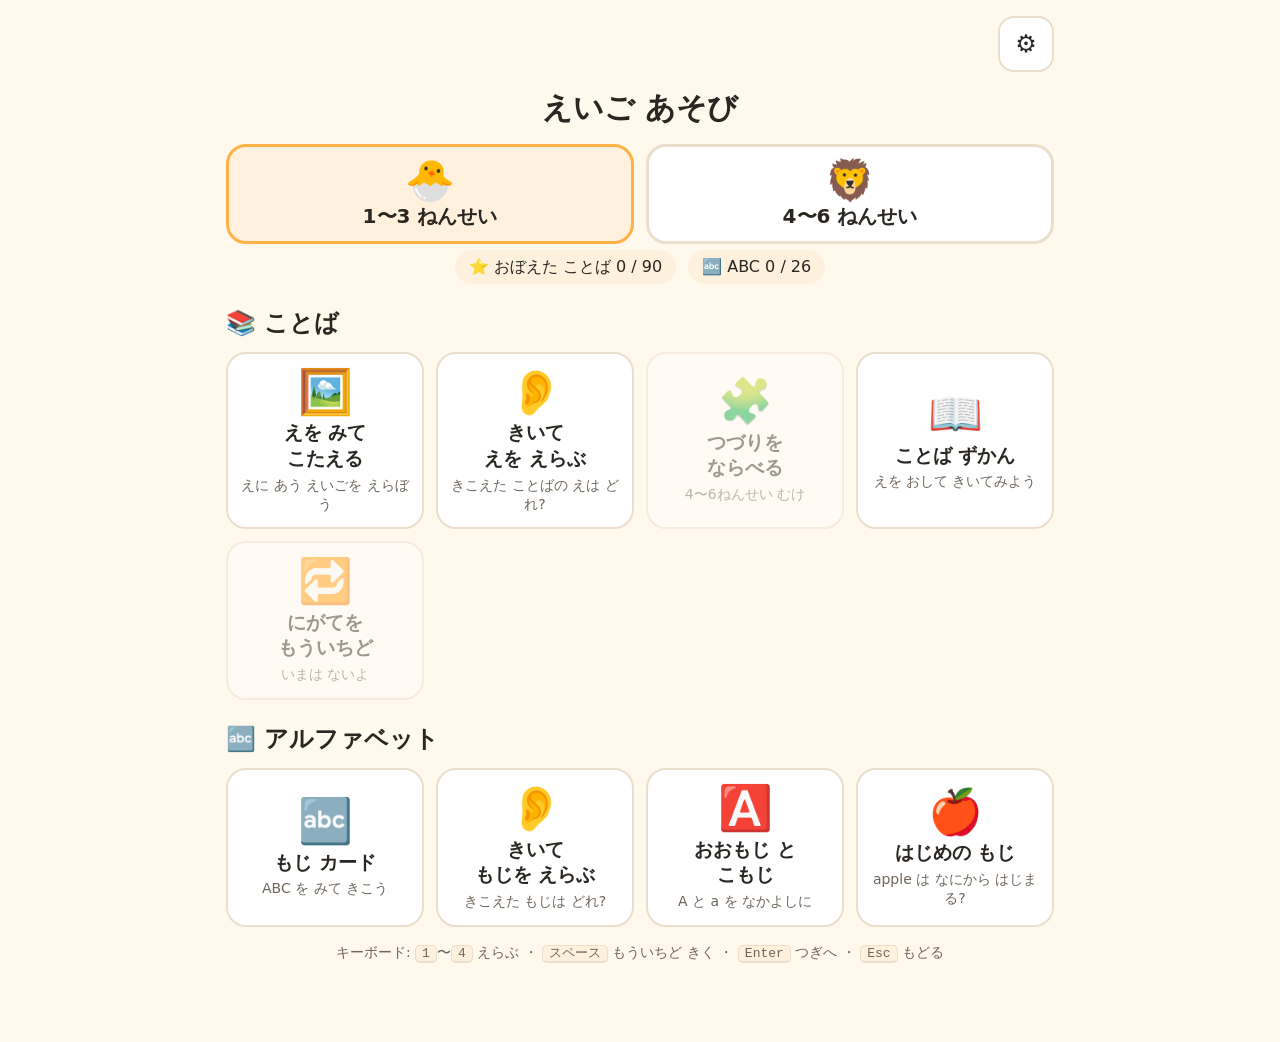
<file: shogaku.html>
<!doctype html>
<html lang="ja" data-app="shogaku">
<head>
<meta charset="utf-8">
<meta name="viewport" content="width=device-width, initial-scale=1, viewport-fit=cover">
<title>えいご あそび</title>
<style>
:root{
  --bg:#fff8ec; --panel:#ffffff; --ink:#2a2622; --muted:#6f665c; --line:#eadfcd;
  --accent:#ff7a3d; --accent-ink:#ffffff; --blue:#3b7be0; --ok:#1f8a4c; --ok-bg:#dff5e7; --ng:#c62f22; --ng-bg:#fde5e1;
  --chip:#fdf0dc; --low:#ffb347; --high:#4aa3df; --star:#f5b301;
}
@media (prefers-color-scheme: dark){
  :root:not([data-theme="light"]){
    --bg:#1c1a17; --panel:#26231f; --ink:#f1ece4; --muted:#b3a99c; --line:#3d3830;
    --accent:#ff9a66; --accent-ink:#1c1a17; --blue:#7fb0f5; --ok:#6fd49a; --ok-bg:#1f3828; --ng:#ff8e80; --ng-bg:#43241f;
    --chip:#332e27; --low:#d9973b; --high:#4a91c4; --star:#ffd04d; color-scheme:dark;
  }
}
:root[data-theme="dark"]{
  --bg:#1c1a17; --panel:#26231f; --ink:#f1ece4; --muted:#b3a99c; --line:#3d3830;
  --accent:#ff9a66; --accent-ink:#1c1a17; --blue:#7fb0f5; --ok:#6fd49a; --ok-bg:#1f3828; --ng:#ff8e80; --ng-bg:#43241f;
  --chip:#332e27; --low:#d9973b; --high:#4a91c4; --star:#ffd04d; color-scheme:dark;
}
*{box-sizing:border-box}
html{-webkit-text-size-adjust:100%}
body{margin:0;background:var(--bg);color:var(--ink);font-family:"Hiragino Maru Gothic ProN","Hiragino Sans","BIZ UDPGothic","Yu Gothic UI","Meiryo",system-ui,sans-serif;font-size:20px;line-height:1.6;-webkit-tap-highlight-color:transparent}
main{max-width:860px;margin:0 auto;padding:max(16px,env(safe-area-inset-top)) max(16px,env(safe-area-inset-right)) 64px max(16px,env(safe-area-inset-left))}
button{font:inherit;color:inherit;cursor:pointer;touch-action:manipulation}
button:focus-visible,select:focus-visible{outline:4px solid var(--blue);outline-offset:3px}
.en{font-family:"Avenir Next","Segoe UI","Helvetica Neue",Arial,sans-serif;letter-spacing:.01em}
.emoji{font-family:"Apple Color Emoji","Segoe UI Emoji","Noto Color Emoji",sans-serif;line-height:1.1}
.muted{color:var(--muted)}
.small{font-size:16px}
h1{font-size:30px;margin:8px 0 4px;text-align:center}
h2{font-size:24px;margin:20px 0 10px}
.top{display:flex;align-items:center;gap:10px;margin-bottom:12px}
.top .title{font-weight:700;font-size:22px;flex:1}
.iconbtn{min-width:56px;min-height:56px;border-radius:16px;border:2px solid var(--line);background:var(--panel);font-size:24px;display:inline-flex;align-items:center;justify-content:center;padding:0 12px;gap:6px}
.iconbtn:active,.tile:active,.choice:active,.big:active,.letterbtn:active{transform:scale(.97)}
.grade{display:grid;grid-template-columns:1fr 1fr;gap:12px;margin:12px 0 4px}
.grade button{border:3px solid var(--line);background:var(--panel);border-radius:20px;padding:12px 8px;font-weight:700;font-size:20px;line-height:1.3}
.grade button .emoji{display:block;font-size:40px}
.grade button[aria-pressed="true"].lo{border-color:var(--low);background:color-mix(in srgb,var(--low) 18%,var(--panel))}
.grade button[aria-pressed="true"].hi{border-color:var(--high);background:color-mix(in srgb,var(--high) 18%,var(--panel))}
.tiles{display:grid;grid-template-columns:repeat(auto-fill,minmax(170px,1fr));gap:12px}
.tile{border:2px solid var(--line);background:var(--panel);border-radius:20px;padding:14px 12px;text-align:center;font-weight:700;font-size:19px;line-height:1.35;min-height:130px;display:flex;flex-direction:column;align-items:center;justify-content:center;gap:4px}
.tile .emoji{font-size:44px}
.tile .sub{font-weight:400;font-size:14px;color:var(--muted)}
.tile.disabled{opacity:.45}
.progressline{display:flex;gap:12px;flex-wrap:wrap;margin:6px 0 0;justify-content:center}
.pill{background:var(--chip);border-radius:999px;padding:4px 14px;font-size:16px}
.panel{background:var(--panel);border:2px solid var(--line);border-radius:22px;padding:18px}
.dots{display:flex;gap:6px;justify-content:center;flex-wrap:wrap;margin:4px 0 12px}
.dots i{width:16px;height:16px;border-radius:50%;background:var(--chip);border:2px solid var(--line)}
.dots i.ok{background:var(--ok);border-color:var(--ok)}
.dots i.ng{background:var(--ng);border-color:var(--ng)}
.dots i.now{border-color:var(--accent);transform:scale(1.25)}
.prompt{text-align:center;padding:8px 0}
.prompt .pic{font-size:clamp(96px,26vw,150px)}
.prompt .bigletter{font-size:clamp(110px,30vw,170px);font-weight:700;line-height:1}
.prompt .q{font-size:22px;font-weight:700;margin:6px 0}
.speak{border:none;background:var(--blue);color:#fff;border-radius:999px;min-height:60px;padding:0 24px;font-size:22px;font-weight:700;display:inline-flex;align-items:center;gap:8px;margin:6px}
.speak.slow{background:var(--chip);color:var(--ink);border:2px solid var(--line)}
.choices{display:grid;grid-template-columns:1fr 1fr;gap:12px;margin-top:14px}
.choices.three{grid-template-columns:1fr 1fr 1fr}
@media (max-width:560px){.choices.three{grid-template-columns:1fr}.choices.words{grid-template-columns:1fr}}
.choice{position:relative;border:3px solid var(--line);background:var(--panel);border-radius:20px;min-height:84px;padding:10px 12px;font-size:30px;font-weight:700;display:flex;flex-direction:column;align-items:center;justify-content:center;line-height:1.15}
.choice .kana{font-size:15px;font-weight:400;color:var(--muted);margin-top:4px}
.choice .n{position:absolute;left:10px;top:6px;font-size:13px;color:var(--muted);font-weight:400}
html[data-input="touch"] .choice .n,html[data-input="touch"] .keys{display:none}
.choice.pic{font-size:64px;min-height:120px}
.choice.letter{font-size:56px;min-height:110px}
.choice.correct{border-color:var(--ok);background:var(--ok-bg)}
.choice.wrong{border-color:var(--ng);background:var(--ng-bg)}
.choice:disabled{cursor:default}
.feedback{text-align:center;font-size:26px;font-weight:700;min-height:1.6em;margin-top:12px}
.feedback .ok{color:var(--ok)} .feedback .ng{color:var(--ng)}
.answer{text-align:center;font-size:18px}
.big{border:none;background:var(--accent);color:var(--accent-ink);border-radius:999px;min-height:64px;padding:0 32px;font-size:24px;font-weight:700}
.big.sub{background:var(--chip);color:var(--ink);border:2px solid var(--line)}
.center{text-align:center}
.mt{margin-top:16px}
.keys{font-size:14px;color:var(--muted);text-align:center;margin-top:14px}
kbd{border:1px solid var(--line);border-bottom-width:2px;border-radius:5px;padding:0 6px;font-size:13px;background:var(--chip)}
/* 自作の絵(旗・ようび・つき) */
.flag{display:inline-block;width:1.5em;height:1em;vertical-align:middle;border-radius:.05em;box-shadow:0 0 0 1px var(--line);overflow:hidden}
.week{display:inline-flex;gap:.03em;font-size:.2em;vertical-align:middle;font-family:"Hiragino Sans","BIZ UDPGothic","Yu Gothic UI","Meiryo",sans-serif;line-height:1}
.week i{font-style:normal;width:1.5em;height:2.2em;display:flex;align-items:center;justify-content:center;border:.08em solid var(--line);border-radius:.3em;background:var(--panel);color:var(--muted);font-weight:700}
.week i.sun{color:var(--ng)} .week i.sat{color:var(--blue)}
.week i.on{background:var(--accent);color:var(--accent-ink);border-color:var(--accent);transform:scale(1.2)}
.month{display:inline-flex;flex-direction:column;align-items:center;justify-content:center;width:1.1em;height:1.15em;line-height:1;vertical-align:middle;border:.025em solid var(--line);border-top:.1em solid var(--ng);border-radius:.1em;background:var(--panel)}
.month .emoji{font-size:.5em}
.month b{font-size:.26em;color:var(--ink);margin-top:.12em;font-family:"Hiragino Sans","BIZ UDPGothic","Yu Gothic UI","Meiryo",sans-serif}
.choice.pic .week{font-size:.24em}
.prompt .pic .week{font-size:.3em}
/* つづり */
.slots{display:flex;gap:8px;justify-content:center;flex-wrap:wrap;margin:10px 0}
.slot{width:54px;height:64px;border-radius:12px;border:3px dashed var(--line);font-size:36px;font-weight:700;display:flex;align-items:center;justify-content:center;background:var(--panel)}
.slot.filled{border-style:solid;border-color:var(--blue)}
.slot.ok{border-color:var(--ok);background:var(--ok-bg)}
.slot.ng{border-color:var(--ng);background:var(--ng-bg)}
.tilesrow{display:flex;gap:10px;justify-content:center;flex-wrap:wrap;margin-top:8px}
.ltile{width:62px;height:70px;border-radius:14px;border:3px solid var(--line);background:var(--chip);font-size:36px;font-weight:700}
.ltile:disabled{opacity:.25}
@media (max-width:560px){.panel{padding:14px 10px}.slots,.tilesrow{gap:4px}.slot{width:30px;height:48px;font-size:26px;border-width:2px;border-radius:8px}.ltile{width:44px;height:56px;font-size:30px}}
/* ずかん */
.chips{display:flex;gap:8px;flex-wrap:wrap;margin-bottom:12px}
.chip{border:2px solid var(--line);background:var(--panel);border-radius:999px;padding:6px 14px;font-size:17px;min-height:48px}
.chip[aria-pressed="true"]{border-color:var(--accent);background:var(--chip);font-weight:700}
.zukan{display:grid;grid-template-columns:repeat(auto-fill,minmax(150px,1fr));gap:10px}
.zcard{position:relative;border:2px solid var(--line);background:var(--panel);border-radius:18px;padding:10px 6px;text-align:center;line-height:1.25}
.zcard .emoji{font-size:56px;display:block}
.zcard b{display:block;font-size:22px;margin-top:4px}
.zcard .ja{font-size:16px;color:var(--muted)}
.zcard .kana{font-size:13px;color:var(--muted)}
.zcard .st{position:absolute;right:8px;top:4px;font-size:18px}
.zcard.on{border-color:var(--blue)}
/* アルファベット */
.abc{display:grid;grid-template-columns:repeat(auto-fill,minmax(84px,1fr));gap:8px}
.letterbtn{border:2px solid var(--line);background:var(--panel);border-radius:16px;min-height:84px;font-size:32px;font-weight:700;position:relative}
.letterbtn .st{position:absolute;right:4px;top:0;font-size:14px}
.lcard{text-align:center}
.lcard .pair{font-size:clamp(110px,30vw,180px);font-weight:700;line-height:1.05}
.lcard .pair span+span{margin-left:.2em;color:var(--blue)}
.lcard .wordline{display:flex;align-items:center;justify-content:center;gap:14px;margin-top:6px;flex-wrap:wrap}
.lcard .wordline .emoji{font-size:80px}
.lcard .wordline b{font-size:40px}
.lcard .wordline b u{text-decoration:none;color:var(--accent)}
.navrow{display:flex;gap:12px;justify-content:center;margin-top:14px;flex-wrap:wrap}
/* けっか */
.stars{font-size:72px;text-align:center;letter-spacing:.1em}
.stars .off{opacity:.2;filter:grayscale(1)}
.result{text-align:center;font-size:26px;font-weight:700}
.reslist{display:flex;flex-wrap:wrap;gap:8px;justify-content:center;margin-top:12px}
.reslist span{border:2px solid var(--ng);background:var(--ng-bg);border-radius:14px;padding:4px 12px;font-size:20px}
.confetti{position:fixed;inset:0;pointer-events:none;overflow:hidden;z-index:5}
.confetti i{position:absolute;top:-60px;font-size:34px;font-style:normal;animation:fall 2.4s ease-in forwards}
@keyframes fall{to{transform:translateY(110vh) rotate(360deg)}}
@media (prefers-reduced-motion: reduce){.confetti{display:none}}
/* せってい */
.setrow{display:flex;align-items:center;justify-content:space-between;gap:12px;padding:12px 0;border-bottom:1px solid var(--line);flex-wrap:wrap}
.setrow:last-child{border-bottom:none}
select{font:inherit;font-size:17px;padding:8px;border-radius:12px;border:2px solid var(--line);background:var(--panel);color:var(--ink);max-width:100%}
.switch{min-width:110px;min-height:48px;border-radius:999px;border:2px solid var(--line);background:var(--chip);font-weight:700}
.switch[aria-pressed="true"]{background:var(--ok);border-color:var(--ok);color:#fff}
.toast{position:fixed;left:50%;bottom:max(20px,env(safe-area-inset-bottom));transform:translateX(-50%);background:var(--ink);color:var(--bg);padding:12px 18px;border-radius:14px;font-size:16px;max-width:min(92vw,560px);z-index:10;box-shadow:0 6px 20px rgba(0,0,0,.25)}
.note{font-size:15px;color:var(--muted);margin-top:8px}
</style>
<!-- iOS版で追加 -->
<link rel="manifest" href="manifest-shogaku.webmanifest">
<link rel="apple-touch-icon" href="icons/shogaku-180.png">
<link rel="icon" href="icons/shogaku-192.png">
<meta name="apple-mobile-web-app-capable" content="yes">
<meta name="mobile-web-app-capable" content="yes">
<meta name="apple-mobile-web-app-title" content="えいごあそび">
<meta name="apple-mobile-web-app-status-bar-style" content="default">
<meta name="format-detection" content="telephone=no">
<meta name="theme-color" content="#ffffff" media="(prefers-color-scheme: light)">
<meta name="theme-color" content="#202328" media="(prefers-color-scheme: dark)">
</head>
<body>
<main id="app"></main>
<script>
"use strict";
/* ===== ことば(Claude が小学校外国語の教科書でよく出る語を目安に選んだもの。公式の語彙表ではありません) =====
   1行 = 英語|いみ(ひらがな中心)|絵文字|カタカナよみ */
const WORDS_SRC = {
  low: {
    "いろ|🎨": `red|あか|🔴|レッド
blue|あお|🔵|ブルー
yellow|きいろ|🟡|イエロー
green|みどり|🟢|グリーン
black|くろ|⚫|ブラック
white|しろ|⚪|ホワイト
purple|むらさき|🟣|パープル
brown|ちゃいろ|🟤|ブラウン`,
    "かず|🔢": `one|1(いち)|1️⃣|ワン
two|2(に)|2️⃣|トゥー
three|3(さん)|3️⃣|スリー
four|4(よん)|4️⃣|フォー
five|5(ご)|5️⃣|ファイブ
six|6(ろく)|6️⃣|シックス
seven|7(なな)|7️⃣|セブン
eight|8(はち)|8️⃣|エイト
nine|9(きゅう)|9️⃣|ナイン
ten|10(じゅう)|🔟|テン`,
    "どうぶつ|🐾": `dog|いぬ|🐶|ドッグ
cat|ねこ|🐱|キャット
rabbit|うさぎ|🐰|ラビット
bear|くま|🐻|ベア
lion|ライオン|🦁|ライオン
tiger|とら|🐯|タイガー
monkey|さる|🐵|モンキー
elephant|ぞう|🐘|エレファント
panda|パンダ|🐼|パンダ
pig|ぶた|🐷|ピッグ
cow|うし|🐮|カウ
horse|うま|🐴|ホース
bird|とり|🐦|バード
fish|さかな|🐟|フィッシュ
frog|かえる|🐸|フロッグ
mouse|ねずみ|🐭|マウス
sheep|ひつじ|🐑|シープ`,
    "たべもの|🍎": `apple|りんご|🍎|アップル
banana|バナナ|🍌|バナナ
orange|オレンジ|🍊|オレンジ
grapes|ぶどう|🍇|グレープス
strawberry|いちご|🍓|ストロベリー
melon|メロン|🍈|メロン
peach|もも|🍑|ピーチ
lemon|レモン|🍋|レモン
cherry|さくらんぼ|🍒|チェリー
egg|たまご|🥚|エッグ
milk|ぎゅうにゅう|🥛|ミルク
cake|ケーキ|🍰|ケーキ
rice|ごはん|🍚|ライス
bread|パン|🍞|ブレッド
ice cream|アイスクリーム|🍦|アイスクリーム
juice|ジュース|🧃|ジュース`,
    "からだ|✋": `eye|め|👁️|アイ
ear|みみ|👂|イヤー
nose|はな|👃|ノーズ
mouth|くち|👄|マウス
hand|て|✋|ハンド
foot|あし|🦶|フット`,
    "そら・しぜん|🌈": `sun|たいよう|☀️|サン
moon|つき|🌙|ムーン
star|ほし|⭐|スター
rain|あめ|🌧️|レイン
snow|ゆき|❄️|スノー
cloud|くも|☁️|クラウド
tree|き|🌳|ツリー
flower|はな(おはな)|🌷|フラワー
rainbow|にじ|🌈|レインボー`,
    "のりもの|🚗": `car|くるま|🚗|カー
bus|バス|🚌|バス
train|でんしゃ|🚃|トレイン
bike|じてんしゃ|🚲|バイク
airplane|ひこうき|✈️|エアプレイン
ship|ふね|🚢|シップ
taxi|タクシー|🚕|タクシー`,
    "みのまわり|🎒": `ball|ボール|⚽|ボール
book|ほん|📖|ブック
pencil|えんぴつ|✏️|ペンシル
bag|かばん|🎒|バッグ
cap|ぼうし(キャップ)|🧢|キャップ
hat|ぼうし|👒|ハット
clock|とけい|⏰|クロック
box|はこ|📦|ボックス
bed|ベッド|🛏️|ベッド
chair|いす|🪑|チェア
umbrella|かさ|☂️|アンブレラ
shoes|くつ|👟|シューズ
piano|ピアノ|🎹|ピアノ
guitar|ギター|🎸|ギター
house|いえ|🏠|ハウス
key|かぎ|🔑|キー
heart|ハート|❤️|ハート`
  },
  high: {
    "たべもの|🍕": `pizza|ピザ|🍕|ピーツァ
hamburger|ハンバーガー|🍔|ハンバーガー
curry and rice|カレーライス|🍛|カリー アンド ライス
spaghetti|スパゲッティ|🍝|スパゲッティ
sandwich|サンドイッチ|🥪|サンドウィッチ
salad|サラダ|🥗|サラッド
steak|ステーキ|🥩|ステイク
sushi|すし|🍣|スーシ
noodles|めん|🍜|ヌードルズ
hot dog|ホットドッグ|🌭|ハットドッグ
French fries|フライドポテト|🍟|フレンチ フライズ
pudding|プリン|🍮|プディング
donut|ドーナツ|🍩|ドーナット
chocolate|チョコレート|🍫|チョコレット
tea|おちゃ|🍵|ティー`,
    "やさい・くだもの|🥕": `tomato|トマト|🍅|トメイトウ
potato|じゃがいも|🥔|ポテイトウ
carrot|にんじん|🥕|キャロット
onion|たまねぎ|🧅|オニオン
corn|とうもろこし|🌽|コーン
green pepper|ピーマン|🫑|グリーン ペッパー
watermelon|すいか|🍉|ウォーターメロン
pineapple|パイナップル|🍍|パイナップル
kiwi fruit|キウイ|🥝|キーウィ フルート`,
    "どうぶつ|🦒": `koala|コアラ|🐨|コアーラ
giraffe|きりん|🦒|ジラフ
zebra|しまうま|🦓|ズィーブラ
penguin|ペンギン|🐧|ペングウィン
dolphin|いるか|🐬|ドルフィン
whale|くじら|🐳|ホエール
snake|へび|🐍|スネイク
turtle|かめ|🐢|タートル
owl|ふくろう|🦉|アウル
butterfly|ちょう|🦋|バタフライ
gorilla|ゴリラ|🦍|ゴリラ
kangaroo|カンガルー|🦘|カンガルー
fox|きつね|🦊|フォックス
wolf|おおかみ|🐺|ウルフ
chicken|にわとり|🐔|チキン
ant|あり|🐜|アント
bee|はち|🐝|ビー`,
    "スポーツ|⚾": `soccer|サッカー|⚽|サッカー
baseball|やきゅう|⚾|ベイスボール
basketball|バスケットボール|🏀|バスケットボール
tennis|テニス|🎾|テニス
volleyball|バレーボール|🏐|バレーボール
table tennis|たっきゅう|🏓|テイブル テニス
badminton|バドミントン|🏸|バドミントン
skiing|スキー|⛷️|スキーイング
rugby|ラグビー|🏉|ラグビー
golf|ゴルフ|⛳|ゴルフ
skating|スケート|⛸️|スケイティング
judo|じゅうどう|🥋|ジュードウ`,
    "がっこう|✏️": `school|がっこう|🏫|スクール
music|おんがく|🎵|ミュージック
art|ずこう|🎨|アート
science|りか|🔬|サイエンス
math|さんすう|🔢|マス
ruler|じょうぎ|📏|ルーラー
scissors|はさみ|✂️|スィザーズ
notebook|ノート|📓|ノートブック
crayon|クレヨン|🖍️|クレイオン
computer|コンピューター|💻|コンピューター
calendar|カレンダー|📅|キャレンダー`,
    "まち|🏥": `hospital|びょういん|🏥|ハスピタル
station|えき|🚉|ステイション
post office|ゆうびんきょく|🏣|ポウスト オフィス
convenience store|コンビニ|🏪|コンビニエンス ストア
bank|ぎんこう|🏦|バンク
castle|おしろ|🏯|キャッスル
shrine|じんじゃ|⛩️|シュライン
hotel|ホテル|🏨|ホウテル
fire truck|しょうぼうしゃ|🚒|ファイア トラック
police car|パトカー|🚓|ポリース カー
ambulance|きゅうきゅうしゃ|🚑|アンビュランス`,
    "しごと|🧑‍🏫": `doctor|おいしゃさん|🧑‍⚕️|ドクター
teacher|せんせい|🧑‍🏫|ティーチャー
cook|りょうりにん(コック)|🧑‍🍳|クック
farmer|のうかの ひと|🧑‍🌾|ファーマー
police officer|けいさつかん|👮|ポリース オフィサー
firefighter|しょうぼうし|🧑‍🚒|ファイアファイター
astronaut|うちゅうひこうし|🧑‍🚀|アストロノート
singer|かしゅ|🧑‍🎤|シンガー
pilot|パイロット|🧑‍✈️|パイロット
scientist|かがくしゃ|🧑‍🔬|サイエンティスト
artist|がか|🧑‍🎨|アーティスト`,
    "うごき|🏃": `run|はしる|🏃|ラン
swim|およぐ|🏊|スウィム
sing|うたう|🎤|スィング
dance|おどる|💃|ダンス
sleep|ねる|🛌|スリープ
write|かく|✍️|ライト
walk|あるく|🚶|ウォーク
ride a bike|じてんしゃに のる|🚴|ライド ア バイク
climb|のぼる|🧗|クライム`,
    "きもち|😊": `happy|うれしい|😊|ハッピー
sad|かなしい|😢|サッド
angry|おこっている|😠|アングリー
sleepy|ねむい|😪|スリーピー
tired|つかれた|😫|タイアード
surprised|びっくりした|😲|サプライズド`,
    "くに|🌏": `Japan|にほん|@flag:jp|ジャパン
America|アメリカ|@flag:us|アメリカ
the UK|イギリス|@flag:uk|ザ ユーケー
France|フランス|@flag:fr|フランス
Italy|イタリア|@flag:it|イタリー
Germany|ドイツ|@flag:de|ジャーマニー
China|ちゅうごく|@flag:cn|チャイナ
Korea|かんこく|@flag:kr|コリア
India|インド|@flag:in|インディア
Brazil|ブラジル|@flag:br|ブラズィル
Canada|カナダ|@flag:ca|キャナダ
Australia|オーストラリア|@flag:au|オーストレイリア`,
    "ようび|📅": `Sunday|にちようび|@day:0|サンデイ
Monday|げつようび|@day:1|マンデイ
Tuesday|かようび|@day:2|チューズデイ
Wednesday|すいようび|@day:3|ウェンズデイ
Thursday|もくようび|@day:4|サーズデイ
Friday|きんようび|@day:5|フライデイ
Saturday|どようび|@day:6|サタデイ`,
    "つき|🗓️": `January|1がつ|@mon:1:🎍|ジャニュエリー
February|2がつ|@mon:2:👹|フェブルエリー
March|3がつ|@mon:3:🎎|マーチ
April|4がつ|@mon:4:🌸|エイプリル
May|5がつ|@mon:5:🎏|メイ
June|6がつ|@mon:6:☔|ジューン
July|7がつ|@mon:7:🎋|ジュライ
August|8がつ|@mon:8:🎆|オーガスト
September|9がつ|@mon:9:🎑|セプテンバー
October|10がつ|@mon:10:🎃|オクトウバー
November|11がつ|@mon:11:🍁|ノウベンバー
December|12がつ|@mon:12:🎄|ディセンバー`,
    "てんき・きせつ|🌤️": `sunny|はれ|☀️|サニー
rainy|あめ|☔|レイニー
cloudy|くもり|☁️|クラウディ
snowy|ゆき|🌨️|スノウイ
windy|かぜが つよい|🌬️|ウィンディ
hot|あつい|🥵|ハット
cold|さむい|🥶|コウルド
spring|はる|🌸|スプリング
summer|なつ|🌻|サマー
fall|あき|🍁|フォール
winter|ふゆ|⛄|ウィンター
birthday|たんじょうび|🎂|バースデイ
Christmas|クリスマス|🎄|クリスマス
Halloween|ハロウィン|🎃|ハロウィーン
mountain|やま|⛰️|マウンテン
sea|うみ|🌊|スィー`
  }
};
/* ===== 絵文字にない絵(自作) =====
   国旗は Windows では絵文字で表示されないので、かんたんにした旗を SVG で描く */
function starPts(cx, cy, r, n, ri, rot){
  n = n || 5; ri = ri || r * 0.4; rot = rot || 0; const p = [];
  for (let i = 0; i < n * 2; i++){ const a = rot + Math.PI * i / n - Math.PI / 2, rr = i % 2 ? ri : r; p.push((cx + rr * Math.cos(a)).toFixed(2) + "," + (cy + rr * Math.sin(a)).toFixed(2)); }
  return `<polygon points="${p.join(" ")}" `;
}
const UNION = `<rect width="30" height="20" fill="#012169"/><path d="M0,0L30,20M30,0L0,20" stroke="#fff" stroke-width="4"/><path d="M0,0L30,20M30,0L0,20" stroke="#C8102E" stroke-width="1.4"/><path d="M15,0V20M0,10H30" stroke="#fff" stroke-width="6"/><path d="M15,0V20M0,10H30" stroke="#C8102E" stroke-width="3.4"/>`;
function trigram(rot, kind){ // kind: 3文字(s=つながった棒, b=切れた棒)、内側から
  return `<g transform="translate(15 10) rotate(${rot})">` + kind.split("").map((k, i) => {
    const y = -(6.4 + i * 1.05);
    return k === "s" ? `<rect x="-2.5" y="${y}" width="5" height="0.7"/>` : `<rect x="-2.5" y="${y}" width="2.2" height="0.7"/><rect x="0.3" y="${y}" width="2.2" height="0.7"/>`;
  }).join("") + `</g>`;
}
const FLAGS = {
  jp: `<rect width="30" height="20" fill="#fff"/><circle cx="15" cy="10" r="6" fill="#BC002D"/>`,
  fr: `<rect width="10" height="20" fill="#0055A4"/><rect x="10" width="10" height="20" fill="#fff"/><rect x="20" width="10" height="20" fill="#EF4135"/>`,
  it: `<rect width="10" height="20" fill="#009246"/><rect x="10" width="10" height="20" fill="#fff"/><rect x="20" width="10" height="20" fill="#CE2B37"/>`,
  de: `<rect width="30" height="6.67" fill="#000"/><rect y="6.67" width="30" height="6.67" fill="#DD0000"/><rect y="13.33" width="30" height="6.67" fill="#FFCE00"/>`,
  in: `<rect width="30" height="6.67" fill="#FF9933"/><rect y="6.67" width="30" height="6.67" fill="#fff"/><rect y="13.33" width="30" height="6.67" fill="#138808"/><circle cx="15" cy="10" r="2.6" fill="none" stroke="#000080" stroke-width="0.5"/><circle cx="15" cy="10" r="0.5" fill="#000080"/>`,
  cn: `<rect width="30" height="20" fill="#DE2910"/>` + starPts(5, 5, 3, 5, 1.15) + `fill="#FFDE00"/>` + [[10, 2, 0.6], [12, 4, 0.2], [12, 7, 0], [10, 9, 0.6]].map(([x, y, r]) => starPts(x, y, 1, 5, 0.38, r) + `fill="#FFDE00"/>`).join(""),
  us: Array.from({length: 13}, (_, i) => `<rect y="${(i * 20 / 13).toFixed(3)}" width="30" height="${(20 / 13 + 0.02).toFixed(3)}" fill="${i % 2 ? "#fff" : "#B22234"}"/>`).join("") +
      `<rect width="12" height="10.77" fill="#3C3B6E"/>` + Array.from({length: 20}, (_, i) => { const r = Math.floor(i / 4), c = i % 4; return `<circle cx="${1.5 + c * 3 + (r % 2) * 1.5}" cy="${1.1 + r * 2.1}" r="0.45" fill="#fff"/>`; }).join(""),
  uk: UNION,
  kr: `<rect width="30" height="20" fill="#fff"/><g transform="rotate(33.69 15 10)"><path d="M10,10a5,5 0 0 1 10,0z" fill="#CD2E3A"/><path d="M10,10a5,5 0 0 0 10,0z" fill="#0047A0"/><circle cx="12.5" cy="10" r="2.5" fill="#CD2E3A"/><circle cx="17.5" cy="10" r="2.5" fill="#0047A0"/></g><g fill="#000">` +
      trigram(-56.31, "sss") + trigram(56.31, "bsb") + trigram(123.69, "bbb") + trigram(-123.69, "sbs") + `</g>`,
  br: `<rect width="30" height="20" fill="#009C3B"/><polygon points="3,10 15,2.5 27,10 15,17.5" fill="#FFDF00"/><circle cx="15" cy="10" r="4.3" fill="#002776"/><path d="M10.9,8.9 Q15,8.2 19.2,10.8" stroke="#fff" stroke-width="0.7" fill="none"/>`,
  ca: `<rect width="30" height="20" fill="#fff"/><rect width="7.5" height="20" fill="#D80621"/><rect x="22.5" width="7.5" height="20" fill="#D80621"/><polygon fill="#D80621" points="15,3 16.2,5.3 17.6,4.6 17.2,7.8 19.2,6 19.6,7 21.4,6.6 20.8,8.6 21.6,9 18.6,11.6 19,12.6 15.4,12.2 15.5,15.5 14.5,15.5 14.6,12.2 11,12.6 11.4,11.6 8.4,9 9.2,8.6 8.6,6.6 10.4,7 10.8,6 12.8,7.8 12.4,4.6 13.8,5.3"/>`,
  au: `<rect width="30" height="20" fill="#012169"/><svg width="15" height="10" viewBox="0 0 30 20">${UNION}</svg>` + starPts(7.5, 15, 2.2, 7, 1) + `fill="#fff"/>` +
      [[22.5, 16.8, 1.2], [18.2, 9.2, 1.1], [22.5, 3.6, 1.1], [26.5, 7.8, 1.1], [24.4, 11, 0.6]].map(([x, y, r]) => starPts(x, y, r, r < 1 ? 5 : 7, r * 0.45) + `fill="#fff"/>`).join("")
};
const WEEK = ["日", "月", "火", "水", "木", "金", "土"];
function makePic(code){
  if (!code.startsWith("@")) return code;
  const [kind, a, b] = code.slice(1).split(":");
  if (kind === "flag") return `<svg class="flag" viewBox="0 0 30 20" role="img" aria-label="はた">${FLAGS[a]}</svg>`;
  if (kind === "day") return `<span class="week">${WEEK.map((d, i) => `<i class="${i === +a ? "on " : ""}${i === 0 ? "sun" : i === 6 ? "sat" : ""}">${d}</i>`).join("")}</span>`;
  if (kind === "mon") return `<span class="month"><span class="emoji">${b}</span><b>${a}がつ</b></span>`;
  return code;
}
const WORDS = {low: [], high: []};
const CATS = {low: [], high: []};
for (const g of ["low", "high"]){
  for (const [head, body] of Object.entries(WORDS_SRC[g])){
    const [cat, icon] = head.split("|");
    CATS[g].push({name: cat, icon});
    for (const line of body.trim().split("\n")){
      const [en, ja, pic, kana] = line.split("|");
      WORDS[g].push({en, ja, pic: makePic(pic), kana, cat, key: "w:" + en});
    }
  }
}
/* アルファベット: 大文字・小文字・はじめの音の単語(X だけは「おわりの音」) */
const ABC = [
  ["A","apple","りんご","🍎"],["B","bear","くま","🐻"],["C","cat","ねこ","🐱"],["D","dog","いぬ","🐶"],
  ["E","egg","たまご","🥚"],["F","fish","さかな","🐟"],["G","grapes","ぶどう","🍇"],["H","hat","ぼうし","👒"],
  ["I","ice cream","アイスクリーム","🍦"],["J","juice","ジュース","🧃"],["K","key","かぎ","🔑"],["L","lion","ライオン","🦁"],
  ["M","monkey","さる","🐵"],["N","nose","はな","👃"],["O","octopus","たこ","🐙"],["P","pig","ぶた","🐷"],
  ["Q","queen","じょおう","👸"],["R","rabbit","うさぎ","🐰"],["S","sun","たいよう","☀️"],["T","tiger","とら","🐯"],
  ["U","umbrella","かさ","☂️"],["V","violin","バイオリン","🎻"],["W","watch","うでどけい","⌚"],["X","box","はこ","📦"],
  ["Y","yo-yo","ヨーヨー","🪀"],["Z","zebra","しまうま","🦓"]
].map(([L, word, ja, pic]) => ({L, l: L.toLowerCase(), word, ja, pic, key: "a:" + L}));

/* ===== きろく ===== */
const STORE = "shogaku.v1";
function load(){ try{ const v = localStorage.getItem(STORE); return v ? JSON.parse(v) : null; }catch(e){ return null; } }
const S = Object.assign({grade: "low", stats: {}, settings: {}}, load() || {});
S.settings = Object.assign({kanaLow: true, kanaHigh: false, voice: "", rate: 0.85, sfx: true}, S.settings);
function persist(){ try{ localStorage.setItem(STORE, JSON.stringify(S)); }catch(e){} }
function stat(key){ return S.stats[key] || {c: 0, w: 0, streak: 0, learned: false, weak: false}; }
function record(key, ok){
  const s = Object.assign({}, stat(key));
  if (ok){ s.c++; s.streak++; if (s.streak >= 2){ s.learned = true; s.weak = false; } }
  else { s.w++; s.streak = 0; s.learned = false; s.weak = true; }
  s.t = Date.now(); S.stats[key] = s; persist();
}
const kanaOn = () => S.grade === "low" ? S.settings.kanaLow : S.settings.kanaHigh;

/* ===== よみあげ ===== */
const synth = window.speechSynthesis || null;
const isIOS = /iPad|iPhone|iPod/.test(navigator.userAgent) || (navigator.platform === "MacIntel" && navigator.maxTouchPoints > 1);
// 英語の「おもしろ音声」(Bubbles, Zarvox など)は聞き取りにくいので自動では選ばない
const NOVELTY = /^(Albert|Bad News|Bahh|Bells|Boing|Bubbles|Cellos|Deranged|Good News|Hysterical|Jester|Junior|Kathy|Organ|Pipe Organ|Princess|Ralph|Superstar|Trinoids|Whisper|Wobble|Zarvox|Fred|Grandma|Grandpa|Eddy|Flo|Reed|Rocko|Sandy|Shelley)\b/i;
const PREFER = ["Samantha", "Ava", "Allison", "Susan", "Nicky", "Joelle", "Zoe", "Aria", "Jenny", "Google US English"];
let voices = [];
function loadVoices(){
  try{ voices = (synth.getVoices() || []).filter(v => /^en[-_]/i.test(v.lang)); }catch(e){ voices = []; }
}
function pickVoice(){
  if (S.settings.voice){ const v = voices.find(v => v.name === S.settings.voice); if (v) return v; }
  const score = v => {
    let s = 0;
    if (NOVELTY.test(v.name)) s -= 100;
    if (/^en[-_]US/i.test(v.lang)) s += 4; else if (/^en[-_](GB|AU|CA)/i.test(v.lang)) s += 2;
    if (/Natural|Online|Enhanced|Premium|Neural/i.test(v.name)) s += 3;
    if (/Multilingual/i.test(v.name)) s -= 3;   // 多言語の声は英語の発音にくせがあるので後回し
    const i = PREFER.findIndex(p => v.name.indexOf(p) >= 0); if (i >= 0) s += 6 - i * 0.2;
    if (/Google/.test(v.name)) s += 2;
    return s;
  };
  return voices.slice().sort((a, b) => score(b) - score(a))[0] || null;
}
/* 読み方の書きかえ表: 声によっては辞書どおりに読まれない語を、読ませたい音に近いつづりにして読ませる(画面の表示は変わらない) */
const SPEAK_AS = {};
const sayText = t => SPEAK_AS[t] || t;
/* 録音で流す語: 端末の声ではアクセントが正しくならない語は、作っておいた音声ファイルを流す
   kangaroo … どの声・どのつづりでも「kæ̀ŋgərúː」(ルーを強く)にならなかった(2026-11-24 ユーザー確認)。
   pilot・France・May も声の読みが違ったため、作者の録音を使う(2026-11-24)。
   音声合成ソフト(Piper)の録音でも違ったため、2026-11-24 にアプリの作者が録音した音声を使用(前後の無音を切り、音量をそろえた) */
const AUDIO_SRC = {"pilot": "[data-uri]", "France": "[data-uri]", "May": "[data-uri]", "kangaroo": "[data-uri]"};
const player = typeof Audio !== "undefined" ? new Audio() : null;
// iPhone では最初のタップのときに一度鳴らしておかないと、あとで録音が鳴らないことがあるので、最初のタップで準備する
addEventListener("pointerdown", function unlock(){
  removeEventListener("pointerdown", unlock, true);
  if (!player) return;
  try{ player.muted = true; player.src = AUDIO_SRC.kangaroo; const p = player.play(); if (p) p.then(() => { player.pause(); player.muted = false; }).catch(() => { player.muted = false; }); }catch(e){ player.muted = false; }
}, true);
function playAudio(src, rate){
  try{ if (synth && (synth.speaking || synth.pending)) synth.cancel(); }catch(e){}
  player.pause(); player.muted = false; player.src = src; player.currentTime = 0;
  player.preservesPitch = true; player.webkitPreservesPitch = true;
  player.playbackRate = rate && rate < 0.8 ? 0.75 : 1;
  return player.play();
}
let tipShown = false;
function speak(list, rate){
  if (!synth){ toast("このブラウザは よみあげに たいおうしていません。"); return; }
  if (!Array.isArray(list)) list = [list];
  if (player && list.length === 1 && AUDIO_SRC[list[0]]){
    const text = list[0];
    const src = AUDIO_SRC[text];
    playAudio(src, rate).catch(e => {   // 鳴らせないときは声で読む(形式に未対応のときは、以後ずっと声で読む)
      delete AUDIO_SRC[text]; speak(text, rate);
      if (!(e && e.name === "NotSupportedError")) AUDIO_SRC[text] = src;
    });
    return;
  }
  if (!voices.length) loadVoices();
  try{ if (synth.speaking || synth.pending) synth.cancel(); }catch(e){}
  const v = pickVoice();
  list.forEach(text => {
    const u = new SpeechSynthesisUtterance(sayText(text));
    u.lang = "en-US"; if (v){ u.voice = v; u.lang = v.lang; }
    u.rate = rate || S.settings.rate;
    synth.speak(u);
  });
  if (!tipShown){
    tipShown = true;
    if (!voices.length) setTimeout(() => { loadVoices(); if (!voices.length) toast("英語の こえが みつかりません。おうちの人へ: 端末の設定で英語の読み上げ音声を追加するか、Chrome・Edge・Safari で開いてください。"); }, 600);
    else if (isIOS && localStorage.getItem("shogaku.muteTip") !== "1"){
      try{ localStorage.setItem("shogaku.muteTip", "1"); }catch(e){}
      toast("🔇 おとが きこえないときは、マナーモードを オフにして おとを 大きくしてね。");
    }
  }
}
if (synth){ try{ loadVoices(); synth.onvoiceschanged = () => { loadVoices(); if (view === "settings") render(); }; }catch(e){} }
// 1文字だけだと「a(ア)」のように読まれることがあるので、アルファベットの名前は文字そのもの+ピリオドで読ませる
const letterSay = L => L + ".";

/* ===== こうかおん(その場で作る音。ファイルは使わない) ===== */
let actx = null;
function tone(freqs, dur, type){
  if (!S.settings.sfx) return;
  try{
    actx = actx || new (window.AudioContext || window.webkitAudioContext)();
    if (actx.state === "suspended") actx.resume();
    let t = actx.currentTime;
    freqs.forEach(f => {
      const o = actx.createOscillator(), g = actx.createGain();
      o.type = type || "sine"; o.frequency.value = f;
      g.gain.setValueAtTime(0.0001, t); g.gain.exponentialRampToValueAtTime(0.18, t + 0.02); g.gain.exponentialRampToValueAtTime(0.0001, t + dur);
      o.connect(g); g.connect(actx.destination); o.start(t); o.stop(t + dur + 0.02);
      t += dur * 0.8;
    });
  }catch(e){}
}
const sfxOk = () => tone([784, 1175], 0.16);
const sfxNg = () => tone([220, 180], 0.18, "triangle");

/* ===== こまかい道具 ===== */
const $app = document.getElementById("app");
const esc = s => String(s).replace(/[&<>"']/g, c => ({"&": "&amp;", "<": "&lt;", ">": "&gt;", '"': "&quot;", "'": "&#39;"}[c]));
const shuffle = a => { a = a.slice(); for (let i = a.length - 1; i > 0; i--){ const j = Math.floor(Math.random() * (i + 1)); [a[i], a[j]] = [a[j], a[i]]; } return a; };
const sample = (a, n) => shuffle(a).slice(0, n);
function toast(msg){
  const old = document.querySelector(".toast"); if (old) old.remove();
  const t = document.createElement("div"); t.className = "toast"; t.setAttribute("role", "status"); t.textContent = msg;
  t.onclick = () => t.remove(); document.body.appendChild(t); setTimeout(() => t.remove(), 7000);
}
// 問題に出す順: にがて → まだ覚えていない → 覚えた の順に出やすくする
function pickItems(pool, n){
  return pool.map(x => { const s = stat(x.key); return [Math.random() + (s.weak ? 2 : s.learned ? 0 : 1), x]; })
    .sort((a, b) => b[0] - a[0]).slice(0, n).map(x => x[1]);
}
const coarse = window.matchMedia && matchMedia("(hover: none) and (pointer: coarse)").matches;
document.documentElement.setAttribute("data-input", coarse ? "touch" : "keys");
addEventListener("touchstart", () => document.documentElement.setAttribute("data-input", "touch"), {passive: true, capture: true});

/* ===== がめん ===== */
let view = "home", Q = null, zukanCat = "", abcIndex = -1, quizCat = "";
const G = () => S.grade;
const NQ = 10;

const MENU = [
  {id: "picture", icon: "🖼️", name: "えを みて<br>こたえる", sub: "えに あう えいごを えらぼう", sec: "w"},
  {id: "listen", icon: "👂", name: "きいて<br>えを えらぶ", sub: "きこえた ことばの えは どれ?", sec: "w"},
  {id: "spell", icon: "🧩", name: "つづりを<br>ならべる", sub: "もじを ならべて ことばを つくろう", sec: "w", high: true},
  {id: "zukan", icon: "📖", name: "ことば ずかん", sub: "えを おして きいてみよう", sec: "w"},
  {id: "weak", icon: "🔁", name: "にがてを<br>もういちど", sub: "まちがえた ことばだけ", sec: "w"},
  {id: "abccard", icon: "🔤", name: "もじ カード", sub: "ABC を みて きこう", sec: "a"},
  {id: "abclisten", icon: "👂", name: "きいて<br>もじを えらぶ", sub: "きこえた もじは どれ?", sec: "a"},
  {id: "abccase", icon: "🅰️", name: "おおもじ と<br>こもじ", sub: "A と a を なかよしに", sec: "a"},
  {id: "abcfirst", icon: "🍎", name: "はじめの もじ", sub: "apple は なにから はじまる?", sec: "a"}
];

function render(){
  window.scrollTo(0, 0);
  if (view === "home") return renderHome();
  if (view === "zukan") return renderZukan();
  if (view === "abccard") return renderAbcCard();
  if (view === "settings") return renderSettings();
  if (view === "cat") return renderCatSelect();
  if (view === "quiz") return renderQuiz();
  if (view === "result") return renderResult();
}

function renderHome(){
  const words = WORDS[G()];
  const learned = words.filter(w => stat(w.key).learned).length;
  const weak = words.filter(w => stat(w.key).weak).length;
  const abc = ABC.filter(a => stat(a.key).learned).length;
  const tile = m => {
    const dis = (m.high && G() === "low") || (m.id === "weak" && !weak);
    const sub = m.high && G() === "low" ? "4〜6ねんせい むけ" : m.id === "weak" ? (weak ? `${weak}こ あるよ` : "いまは ないよ") : m.sub;
    return `<button class="tile${dis ? " disabled" : ""}" data-go="${m.id}" ${dis ? "aria-disabled=\"true\"" : ""}><span class="emoji">${m.icon}</span>${m.name}<span class="sub">${sub}</span></button>`;
  };
  $app.innerHTML = `
    <div class="top"><span class="title"></span><button class="iconbtn" data-go="settings" aria-label="せってい">⚙️</button></div>
    <h1>えいご あそび</h1>
    <div class="grade" role="group" aria-label="がくねん">
      <button class="lo" data-grade="low" aria-pressed="${G() === "low"}"><span class="emoji">🐣</span>1〜3 ねんせい</button>
      <button class="hi" data-grade="high" aria-pressed="${G() === "high"}"><span class="emoji">🦁</span>4〜6 ねんせい</button>
    </div>
    <div class="progressline">
      <span class="pill">⭐ おぼえた ことば ${learned} / ${words.length}</span>
      <span class="pill">🔤 ABC ${abc} / 26</span>
    </div>
    <h2>📚 ことば</h2>
    <div class="tiles">${MENU.filter(m => m.sec === "w").map(tile).join("")}</div>
    <h2>🔤 アルファベット</h2>
    <div class="tiles">${MENU.filter(m => m.sec === "a").map(tile).join("")}</div>
    <p class="keys">キーボード: <kbd>1</kbd>〜<kbd>4</kbd> えらぶ ・ <kbd>スペース</kbd> もういちど きく ・ <kbd>Enter</kbd> つぎへ ・ <kbd>Esc</kbd> もどる</p>`;
}

function topBar(title, extra){
  return `<div class="top"><button class="iconbtn" data-go="home" aria-label="もどる">⬅️<span class="small">もどる</span></button><span class="title">${title}</span>${extra || ""}</div>`;
}

function renderCatSelect(){
  const m = MENU.find(m => m.id === Q.mode);
  $app.innerHTML = topBar(m.name.replace("<br>", "")) + `
    <h2 class="center">どの なかまで あそぶ?</h2>
    <div class="tiles">
      <button class="tile" data-cat=""><span class="emoji">🌟</span>ぜんぶ<span class="sub">${WORDS[G()].length} こ</span></button>
      ${CATS[G()].map(c => `<button class="tile" data-cat="${esc(c.name)}"><span class="emoji">${c.icon}</span>${c.name}<span class="sub">${WORDS[G()].filter(w => w.cat === c.name && (Q.mode !== "spell" || spellable(w))).length} こ</span></button>`).join("")}
    </div>`;
}

/* --- ずかん --- */
function renderZukan(){
  const cats = CATS[G()];
  if (!cats.some(c => c.name === zukanCat)) zukanCat = cats[0].name;
  const list = WORDS[G()].filter(w => w.cat === zukanCat);
  $app.innerHTML = topBar("ことば ずかん") + `
    <div class="chips">${cats.map(c => `<button class="chip" data-zcat="${esc(c.name)}" aria-pressed="${c.name === zukanCat}"><span class="emoji">${c.icon}</span> ${c.name}</button>`).join("")}</div>
    <div class="zukan">${list.map((w, i) => {
      const s = stat(w.key);
      return `<button class="zcard" data-say="${i}"><span class="st">${s.learned ? "⭐" : s.weak ? "🔁" : ""}</span><span class="emoji">${w.pic}</span><b class="en">${esc(w.en)}</b>${kanaOn() ? `<span class="kana">${w.kana}</span><br>` : ""}<span class="ja">${w.ja}</span></button>`;
    }).join("")}</div>
    <p class="note">⭐ = つづけて 2かい せいかいした ことば ・ 🔁 = にがて</p>`;
  $app.querySelectorAll("[data-say]").forEach(b => b.onclick = () => {
    $app.querySelectorAll(".zcard.on").forEach(x => x.classList.remove("on")); b.classList.add("on");
    speak(list[+b.dataset.say].en);
  });
}

/* --- もじカード --- */
function renderAbcCard(){
  if (abcIndex < 0){
    $app.innerHTML = topBar("もじ カード") + `
      <p class="center">もじを おしてね</p>
      <div class="abc">${ABC.map((a, i) => `<button class="letterbtn en" data-abc="${i}" aria-label="${a.L}">${a.L}${a.l}<span class="st">${stat(a.key).learned ? "⭐" : ""}</span></button>`).join("")}</div>
      <div class="navrow"><button class="big sub" id="abcSong">🎵 A から Z まで きく</button></div>`;
    $app.querySelectorAll("[data-abc]").forEach(b => b.onclick = () => { abcIndex = +b.dataset.abc; render(); sayAbc(); });
    document.getElementById("abcSong").onclick = () => speak(ABC.map(a => letterSay(a.L)), Math.max(0.6, S.settings.rate - 0.1));
    return;
  }
  const a = ABC[abcIndex];
  const w = a.L === "X" ? a.word.replace(/x/, "<u>x</u>") : `<u>${a.word[0]}</u>${a.word.slice(1)}`;
  $app.innerHTML = topBar("もじ カード", `<button class="iconbtn" id="abcList" aria-label="いちらん">🔠</button>`) + `
    <div class="panel lcard">
      <div class="pair en"><span>${a.L}</span><span>${a.l}</span></div>
      <button class="speak" id="sayL">🔊 ${a.L} の よみかた</button>
      <div class="wordline"><span class="emoji">${a.pic}</span><div><b class="en">${w}</b><div class="muted">${a.ja}</div></div></div>
      ${a.L === "X" ? `<p class="note">X で はじまる ことばは すくないので、おわりに x が ある ことばに しています。</p>` : ""}
      <button class="speak slow" id="sayW">🔊 ${esc(a.word)}</button>
    </div>
    <div class="navrow">
      <button class="big sub" id="prev" ${abcIndex === 0 ? "disabled" : ""}>⬅️ まえ</button>
      <button class="big" id="next">${abcIndex === 25 ? "おわり 🎉" : "つぎ ➡️"}</button>
    </div>
    <p class="keys"><kbd>←</kbd><kbd>→</kbd> まえ / つぎ ・ <kbd>スペース</kbd> きく</p>`;
  document.getElementById("sayL").onclick = () => speak(letterSay(a.L));
  document.getElementById("sayW").onclick = () => speak(a.word);
  document.getElementById("abcList").onclick = () => { abcIndex = -1; render(); };
  document.getElementById("prev").onclick = () => abcMove(-1);
  document.getElementById("next").onclick = () => abcMove(1);
}
function sayAbc(){ const a = ABC[abcIndex]; speak([letterSay(a.L), a.word]); }
function abcMove(d){
  if (abcIndex + d > 25){ abcIndex = -1; render(); return; }
  if (abcIndex + d < 0) return;
  abcIndex += d; render(); sayAbc();
}

/* --- せってい --- */
function renderSettings(){
  if (synth && !voices.length) loadVoices();
  const sw = (id, on) => `<button class="switch" id="${id}" aria-pressed="${on}">${on ? "オン" : "オフ"}</button>`;
  $app.innerHTML = topBar("せってい") + `
    <div class="panel">
      <div class="setrow"><span>カタカナの よみがな(1〜3ねんせい)</span>${sw("kLow", S.settings.kanaLow)}</div>
      <div class="setrow"><span>カタカナの よみがな(4〜6ねんせい)</span>${sw("kHigh", S.settings.kanaHigh)}</div>
      <div class="setrow"><span>ピンポン・ブブーの おと</span>${sw("sfx", S.settings.sfx)}</div>
      <div class="setrow"><span>よみあげの はやさ</span>
        <select id="rate">${[[0.65, "ゆっくり"], [0.85, "すこし ゆっくり"], [1, "ふつう"]].map(([v, n]) => `<option value="${v}" ${S.settings.rate == v ? "selected" : ""}>${n}</option>`).join("")}</select></div>
      <div class="setrow"><span>よみあげの こえ</span>
        <select id="voice"><option value="">じどう(えいごの こえ)${(() => { const v = S.settings.voice; S.settings.voice = ""; const a = pickVoice(); S.settings.voice = v; return a ? "：いまは " + esc(a.name) : ""; })()}</option>${voices.map(v => `<option value="${esc(v.name)}" ${v.name === S.settings.voice ? "selected" : ""}>${esc(v.name)}(${esc(v.lang)})</option>`).join("")}</select>
        <button class="speak slow" id="vtest">🔊 ためす</button></div>
      <div class="setrow"><span>きろくを けす(${G() === "low" ? "1〜3" : "4〜6"}ねんせい と ABC)</span><button class="big sub" id="reset">けす</button></div>
    </div>
    <p class="note">おうちの人へ: カタカナの よみがなは あくまで めやすです。ほんとうの はつおんは 🔊 で きいてください。きろくは この たんまつの ブラウザの なかだけに ほぞんされます。kangaroo の おとは、このアプリの つくりての ろくおんです。ことばは しょうがっこうの 外国語(がいこくご)の きょうかしょに よく でる ことばを めやすに えらんだもので、こうしきの リストでは ありません。</p>`;
  const tog = (id, k) => document.getElementById(id).onclick = () => { S.settings[k] = !S.settings[k]; persist(); render(); };
  tog("kLow", "kanaLow"); tog("kHigh", "kanaHigh"); tog("sfx", "sfx");
  document.getElementById("rate").onchange = e => { S.settings.rate = +e.target.value; persist(); };
  document.getElementById("voice").onchange = e => { S.settings.voice = e.target.value; persist(); };
  document.getElementById("vtest").onclick = () => speak("Hello! Let's play with English.");
  let armed = false;
  document.getElementById("reset").onclick = e => {
    if (!armed){ armed = true; e.target.textContent = "ほんとうに けす?"; return; }
    WORDS[G()].concat(ABC).forEach(x => delete S.stats[x.key]); persist(); toast("きろくを けしました"); view = "home"; render();
  };
}

/* ===== もんだい ===== */
const spellable = w => /^[a-z]+$/.test(w.en) && w.en.length <= 9;
function startMode(mode){
  if (mode === "zukan"){ view = "zukan"; return render(); }
  if (mode === "abccard"){ view = "abccard"; abcIndex = -1; return render(); }
  if (mode === "settings"){ view = "settings"; return render(); }
  if (["picture", "listen", "spell"].includes(mode)){ Q = {mode}; view = "cat"; return render(); }
  buildQuiz(mode, "");
}
function buildQuiz(mode, cat){
  const g = G(), low = g === "low", n = low ? 3 : 4;
  let pool = WORDS[g].filter(w => !cat || w.cat === cat);
  let qs = [];
  const wordChoices = (w, all) => {
    // 4〜6ねんせいは おなじ なかまから まぎらわしい ものを えらぶ
    const same = all.filter(x => x !== w && x.cat === w.cat && x.pic !== w.pic);
    const other = all.filter(x => x !== w && x.pic !== w.pic);
    let ds = low ? sample(other, n - 1) : sample(same, Math.min(n - 1, same.length));
    ds = ds.concat(sample(other.filter(x => !ds.includes(x)), n - 1 - ds.length));
    return shuffle([w].concat(ds));
  };
  if (mode === "picture" || mode === "listen" || mode === "weak"){
    if (mode === "weak") pool = WORDS[g].filter(w => stat(w.key).weak);
    if (!pool.length){ toast("にがてな ことばは ないよ!"); return; }
    qs = pickItems(pool, NQ).map((w, i) => {
      const type = mode === "weak" ? (i % 2 ? "listen" : "picture") : mode;
      return {type, item: w, choices: wordChoices(w, WORDS[g]), say: w.en};
    });
  } else if (mode === "spell"){
    pool = pool.filter(spellable);
    qs = pickItems(pool, NQ).map(w => ({type: "spell", item: w, say: w.en}));
  } else if (mode === "abclisten"){
    qs = pickItems(ABC, NQ).map(a => ({type: "abclisten", item: a, say: letterSay(a.L), choices: shuffle([a].concat(sample(ABC.filter(x => x !== a), n - 1))), lower: !low}));
  } else if (mode === "abccase"){
    // 4〜6ねんせいは b d p q のような にている もじも まぜる
    const SIM = {b: "dpq", d: "bpq", p: "qbd", q: "pdb", m: "nw", n: "mh", u: "nv", h: "nk", i: "jl", j: "il", f: "tj", t: "fl"};
    qs = pickItems(ABC, NQ).map(a => {
      let ds = [];
      if (!low && SIM[a.l]) ds = SIM[a.l].split("").slice(0, 2).map(c => ABC.find(x => x.l === c));
      ds = ds.concat(sample(ABC.filter(x => x !== a && !ds.includes(x)), n - 1 - ds.length));
      return {type: "abccase", item: a, choices: shuffle([a].concat(ds)), say: letterSay(a.L)};
    });
  } else if (mode === "abcfirst"){
    const src = WORDS[g].filter(w => /^[a-z]/.test(w.en));
    const letters = [...new Set(src.map(w => w.en[0].toUpperCase()))];
    qs = sample(src, NQ).map(w => {
      const L = w.en[0].toUpperCase(), a = ABC.find(x => x.L === L);
      const ds = sample(ABC.filter(x => x.L !== L), n - 1);
      return {type: "abcfirst", item: w, abc: a, choices: shuffle([a].concat(ds)), say: w.en, lower: !low};
    });
  }
  if (!qs.length){ toast("もんだいが ありません"); return; }
  Q = {mode, cat, qs, i: 0, res: [], answered: false};
  view = "quiz"; render(); autoSay();
}
function autoSay(){
  const q = Q.qs[Q.i];
  if (["listen", "abclisten", "abcfirst"].includes(q.type)) setTimeout(() => speak(q.say), 250);
}
function choiceLabel(q, c){
  if (q.type === "picture") return `<span class="en">${esc(c.en)}</span>${kanaOn() ? `<span class="kana">${c.kana}</span>` : ""}`;
  if (q.type === "listen") return `<span class="emoji">${c.pic}</span>`;
  if (q.type === "abclisten") return `<span class="en">${q.lower ? c.l : c.L}</span>`;
  if (q.type === "abccase") return `<span class="en">${c.l}</span>`;
  if (q.type === "abcfirst") return `<span class="en">${q.lower ? c.l : c.L}</span>`;
}
function renderQuiz(){
  const q = Q.qs[Q.i];
  const m = MENU.find(m => m.id === Q.mode);
  const dots = `<div class="dots" aria-label="${Q.i + 1} / ${Q.qs.length} もんめ">${Q.qs.map((_, i) => `<i class="${Q.res[i] === true ? "ok" : Q.res[i] === false ? "ng" : i === Q.i ? "now" : ""}"></i>`).join("")}</div>`;
  let prompt = "";
  if (q.type === "picture") prompt = `<div class="q">この えは えいごで なに?</div><div class="pic emoji">${q.item.pic}</div>`;
  if (q.type === "listen") prompt = `<div class="q">きこえた ことばの えは どれ?</div><button class="speak" data-sayq>🔊 もういちど きく</button><button class="speak slow" data-sayslow>🐢 ゆっくり</button>`;
  if (q.type === "abclisten") prompt = `<div class="q">きこえた もじは どれ?</div><button class="speak" data-sayq>🔊 もういちど きく</button>`;
  if (q.type === "abccase") prompt = `<div class="q">この おおもじの こもじは どれ?</div><div class="bigletter en">${q.item.L}</div>`;
  if (q.type === "abcfirst") prompt = `<div class="q">はじめの もじは どれ?</div><div class="pic emoji">${q.item.pic}</div><button class="speak" data-sayq>🔊 きく</button>`;
  if (q.type === "spell") return renderSpell(q, m, dots);
  const cls = q.type === "listen" ? "pic" : q.type.startsWith("abc") ? "letter" : "";
  $app.innerHTML = topBar(m.name.replace("<br>", "")) + dots + `
    <div class="panel">
      <div class="prompt">${prompt}</div>
      <div class="choices ${q.choices.length === 3 ? "three" : ""} ${q.type === "picture" ? "words" : ""}">
        ${q.choices.map((c, i) => `<button class="choice ${cls}" data-ch="${i}"><span class="n">${i + 1}</span>${choiceLabel(q, c)}</button>`).join("")}
      </div>
      <div class="feedback" id="fb" aria-live="polite"></div>
      <div id="after" class="center"></div>
    </div>`;
  $app.querySelectorAll("[data-ch]").forEach(b => b.onclick = () => answer(+b.dataset.ch));
  bindSay(q);
}
function bindSay(q){
  const b = $app.querySelector("[data-sayq]"); if (b) b.onclick = () => speak(q.say);
  const s = $app.querySelector("[data-sayslow]"); if (s) s.onclick = () => speak(q.say, 0.6);
}
function answerText(q){
  if (q.type === "picture" || q.type === "listen") return `<span class="emoji">${q.item.pic}</span> <b class="en">${esc(q.item.en)}</b> = ${q.item.ja}`;
  if (q.type === "abclisten" || q.type === "abccase") return `<b class="en" style="font-size:40px">${q.item.L} ${q.item.l}</b> <span class="emoji">${q.item.pic}</span> <span class="en">${q.item.word}</span>`;
  if (q.type === "abcfirst") return `<span class="emoji">${q.item.pic}</span> <b class="en"><u>${q.item.en[0]}</u>${esc(q.item.en.slice(1))}</b> = ${q.item.ja}`;
}
function answer(idx){
  if (Q.answered) return;
  const q = Q.qs[Q.i];
  const correctIdx = q.choices.findIndex(c => c === (q.type === "abcfirst" ? q.abc : q.item));
  const ok = idx === correctIdx;
  Q.answered = true; Q.res[Q.i] = ok;
  record(q.type === "abcfirst" ? q.abc.key : q.item.key, ok);
  if (q.type === "abcfirst") record(q.item.key + ":first", ok);
  const btns = $app.querySelectorAll("[data-ch]");
  btns.forEach((b, i) => { b.disabled = true; if (i === correctIdx) b.classList.add("correct"); else if (i === idx) b.classList.add("wrong"); });
  document.getElementById("fb").innerHTML = ok ? `<span class="ok">⭕ せいかい!</span>` : `<span class="ng">❌ おしい!</span>`;
  document.getElementById("after").innerHTML = `<div class="answer">${answerText(q)}</div><button class="big mt" id="next">${Q.i + 1 < Q.qs.length ? "つぎへ ➡️" : "けっかを みる 🎉"}</button>`;
  document.getElementById("next").onclick = next;
  ok ? sfxOk() : sfxNg();
  setTimeout(() => speak(q.type.startsWith("abc") && q.type !== "abcfirst" ? [letterSay(q.item.L)] : q.say), ok ? 350 : 450);
  document.getElementById("next").focus({preventScroll: true});
  document.getElementById("after").scrollIntoView({block: "nearest", behavior: "smooth"});
}
function next(){
  if (!Q.answered) return;
  if (Q.i + 1 >= Q.qs.length){ view = "result"; return render(); }
  Q.i++; Q.answered = false; render(); autoSay();
}

/* --- つづり --- */
function renderSpell(q, m, dots){
  if (!q.tiles){ q.tiles = shuffle(q.item.en.split("").map((ch, i) => ({ch, i}))); q.placed = []; if (q.tiles.map(t => t.ch).join("") === q.item.en && q.item.en.length > 2) q.tiles.reverse(); }
  const w = q.item.en;
  $app.innerHTML = topBar(m.name.replace("<br>", "")) + dots + `
    <div class="panel">
      <div class="prompt"><div class="q">もじを ならべて ことばを つくろう</div><div class="pic emoji">${q.item.pic}</div><div class="small">${q.item.ja}${kanaOn() ? `(${q.item.kana})` : ""}</div>
        <button class="speak" data-sayq>🔊 きく</button></div>
      <div class="slots en" id="slots">${w.split("").map((_, i) => { const t = q.placed[i]; return `<button class="slot ${t ? "filled" : ""}" data-slot="${i}" aria-label="${i + 1}もじめ">${t ? t.ch : ""}</button>`; }).join("")}</div>
      <div class="tilesrow en">${q.tiles.map((t, k) => `<button class="ltile" data-tile="${k}" ${q.placed.includes(t) ? "disabled" : ""}>${t.ch}</button>`).join("")}</div>
      <div class="navrow"><button class="big sub" id="undo">⬅️ ひとつ けす</button></div>
      <div class="feedback" id="fb" aria-live="polite"></div>
      <div id="after" class="center"></div>
    </div>
    <p class="keys">キーボードで もじを うっても いいよ ・ <kbd>Backspace</kbd> ひとつ けす</p>`;
  bindSay(q);
  $app.querySelectorAll("[data-tile]").forEach(b => b.onclick = () => placeTile(q.tiles[+b.dataset.tile]));
  $app.querySelectorAll("[data-slot]").forEach(b => b.onclick = () => { if (Q.answered) return; q.placed = q.placed.slice(0, +b.dataset.slot); render(); });
  document.getElementById("undo").onclick = () => { if (Q.answered) return; q.placed.pop(); render(); };
  if (Q.answered) showSpellResult(q, false);
}
function placeTile(t){
  const q = Q.qs[Q.i];
  if (Q.answered || !t || q.placed.includes(t)) return;
  q.placed.push(t); render();
  if (q.placed.length === q.item.en.length) checkSpell(q);
}
function checkSpell(q){
  const ok = q.placed.map(t => t.ch).join("") === q.item.en;
  Q.answered = true; Q.res[Q.i] = ok; record(q.item.key, ok); record(q.item.key + ":spell", ok);
  render(); showSpellResult(q, true);
}
function showSpellResult(q, fresh){
  const ok = Q.res[Q.i];
  const slots = $app.querySelectorAll("[data-slot]");
  slots.forEach((s, i) => { s.disabled = true; s.classList.add(q.placed[i] && q.placed[i].ch === q.item.en[i] ? "ok" : "ng"); });
  $app.querySelectorAll("[data-tile]").forEach(b => b.disabled = true);
  document.getElementById("undo").disabled = true;
  document.getElementById("fb").innerHTML = ok ? `<span class="ok">⭕ せいかい!</span>` : `<span class="ng">❌ おしい! こたえは <span class="en">${esc(q.item.en)}</span></span>`;
  document.getElementById("after").innerHTML = `<button class="big" id="next">${Q.i + 1 < Q.qs.length ? "つぎへ ➡️" : "けっかを みる 🎉"}</button>`;
  document.getElementById("next").onclick = next;
  if (fresh){ ok ? sfxOk() : sfxNg(); setTimeout(() => speak(q.item.en), 400); }
  document.getElementById("next").focus({preventScroll: true});
}

/* --- けっか --- */
function renderResult(){
  const ok = Q.res.filter(x => x).length, n = Q.qs.length;
  const stars = ok === n ? 3 : ok >= n * 0.7 ? 2 : ok >= n * 0.4 ? 1 : 0;
  const msg = ["つぎは きっと できるよ!", "いいね! そのちょうし!", "すごい! あと すこし!", "パーフェクト! やったね!"][stars];
  const wrong = Q.qs.filter((_, i) => !Q.res[i]);
  const label = q => q.type === "abcfirst" ? `${q.item.pic} ${esc(q.item.en)}` : q.item.L ? `${q.item.L}${q.item.l}` : `${q.item.pic} ${esc(q.item.en)}`;
  $app.innerHTML = topBar("けっか") + `
    <div class="panel center">
      <div class="stars emoji">${[0, 1, 2].map(i => `<span class="${i < stars ? "" : "off"}">⭐</span>`).join("")}</div>
      <div class="result">${n} もん ちゅう ${ok} もん せいかい!</div>
      <p>${msg}</p>
      ${wrong.length ? `<div class="small muted">まちがえた もの</div><div class="reslist en">${wrong.map(q => `<span>${label(q)}</span>`).join("")}</div>` : ""}
      <div class="navrow mt">
        <button class="big" id="again">🔁 もういちど</button>
        <button class="big sub" data-go="home">🏠 ホームへ</button>
      </div>
    </div>`;
  document.getElementById("again").onclick = () => buildQuiz(Q.mode, Q.cat);
  if (stars === 3) confetti();
  if (stars >= 2) tone([784, 988, 1175, 1568], 0.14);
}
function confetti(){
  const c = document.createElement("div"); c.className = "confetti emoji";
  for (let i = 0; i < 24; i++){ const e = document.createElement("i"); e.textContent = ["⭐", "🎉", "✨", "🌟"][i % 4]; e.style.left = Math.random() * 100 + "vw"; e.style.animationDelay = Math.random() * 0.8 + "s"; c.appendChild(e); }
  document.body.appendChild(c); setTimeout(() => c.remove(), 3500);
}

/* ===== そうさ ===== */
$app.addEventListener("click", e => {
  const go = e.target.closest("[data-go]");
  if (go){
    if (go.getAttribute("aria-disabled") === "true"){ toast(go.dataset.go === "weak" ? "にがてな ことばは いまは ないよ!" : "「4〜6 ねんせい」を えらぶと あそべるよ"); return; }
    if (go.dataset.go === "home"){ try{ synth && synth.cancel(); }catch(err){} view = "home"; render(); return; }
    startMode(go.dataset.go); return;
  }
  const gr = e.target.closest("[data-grade]");
  if (gr){ S.grade = gr.dataset.grade; persist(); render(); return; }
  const cat = e.target.closest("[data-cat]");
  if (cat){ buildQuiz(Q.mode, cat.dataset.cat); return; }
  const zc = e.target.closest("[data-zcat]");
  if (zc){ zukanCat = zc.dataset.zcat; render(); }
});
document.addEventListener("keydown", e => {
  if (e.ctrlKey || e.metaKey || e.altKey) return;
  if (e.target.tagName === "SELECT") return;
  if (e.key === "Escape"){ if (view === "abccard" && abcIndex >= 0){ abcIndex = -1; render(); } else { view = "home"; render(); } return; }
  if (view === "abccard" && abcIndex >= 0){
    if (e.key === "ArrowRight"){ abcMove(1); e.preventDefault(); }
    if (e.key === "ArrowLeft"){ abcMove(-1); e.preventDefault(); }
    if (e.key === " "){ sayAbc(); e.preventDefault(); }
    return;
  }
  if (view !== "quiz" || !Q) return;
  const q = Q.qs[Q.i];
  if (e.key === " "){ speak(q.type === "abccase" ? letterSay(q.item.L) : q.say); e.preventDefault(); return; }
  if (e.key === "Enter" && Q.answered){ next(); e.preventDefault(); return; }
  if (q.type === "spell"){
    if (Q.answered) return;
    if (e.key === "Backspace"){ q.placed.pop(); render(); e.preventDefault(); return; }
    if (/^[a-zA-Z]$/.test(e.key)){ placeTile(q.tiles.find(t => !q.placed.includes(t) && t.ch === e.key.toLowerCase())); e.preventDefault(); }
    return;
  }
  if (/^[1-4]$/.test(e.key) && +e.key <= q.choices.length){ answer(+e.key - 1); e.preventDefault(); }
});
render();
</script>
<script>if ("serviceWorker" in navigator && (location.protocol === "https:" || location.hostname === "localhost")) navigator.serviceWorker.register("sw.js").catch(function(){});</script>
</body>
</html>
</file>
<file: ios.css>
/* iPad・iPhone 用の上書きスタイル(パソコン版の見た目はそのまま、タッチと小さい画面に合わせる) */
html{-webkit-text-size-adjust:100%}
body{-webkit-tap-highlight-color:transparent}
button,.btn,.choice,.tile,nav button,label.chk,.unit,.card{touch-action:manipulation;-webkit-user-select:none;user-select:none;-webkit-touch-callout:none}
select{font-size:16px} /* 16px 未満だと iOS がタップ時に画面を拡大してしまう */
header{padding-left:max(24px,env(safe-area-inset-left));padding-right:max(24px,env(safe-area-inset-right));padding-top:max(12px,env(safe-area-inset-top))}
main{padding-left:max(16px,env(safe-area-inset-left));padding-right:max(16px,env(safe-area-inset-right))}
.panel{overflow-x:auto}
#cardBox{touch-action:pan-y}

/* タッチ操作のとき(キーボードを押すと自動でキー表示に戻る) */
[data-input="touch"] kbd{display:none}
[data-input="touch"] .ios-keys-panel{display:none}
[data-input="touch"] .btn{min-height:44px}
[data-input="touch"] .btn.mini{min-height:38px}
[data-input="touch"] nav button{min-height:40px}
[data-input="touch"] .choice{min-height:54px}
[data-input="touch"] .tile{min-height:48px}
[data-input="touch"] .slot .placed{min-height:34px;padding:2px 10px}
[data-input="touch"] label.chk{min-height:40px}
[data-input="touch"] .unit{min-height:48px}
@media (hover:none){
  .choice:hover:not(:disabled),.tile:hover:not(:disabled){border-color:var(--line)}
  nav button:hover{background:none}
  nav button[aria-current="true"]:hover{background:var(--chip)}
}
.btn:active:not(:disabled),.choice:active:not(:disabled),.tile:active:not(:disabled){transform:scale(.97)}
.card.ios-swipe-l{animation:iosL .18s ease-out}
.card.ios-swipe-r{animation:iosR .18s ease-out}
@keyframes iosL{from{transform:translateX(24px);opacity:.4}to{transform:none;opacity:1}}
@keyframes iosR{from{transform:translateX(-24px);opacity:.4}to{transform:none;opacity:1}}

/* iPhone 向けの案内パネル */
.ios-guide p{margin:6px 0}
.ios-guide .row{margin-top:8px}
.ios-banner{position:relative;padding-right:44px}
.ios-banner .ios-close{position:absolute;top:6px;right:6px;width:36px;height:36px;border:none;background:none;color:var(--muted);font-size:22px;cursor:pointer}
.ios-share{display:inline-block;width:1.1em;height:1.1em;vertical-align:-.15em}
[data-input="keys"] .ios-touch-only{display:none}

/* iPhone(幅600px以下): メニューを画面の下に固定 */
@media (max-width:600px){
  header{padding:8px 16px;padding-top:max(8px,env(safe-area-inset-top));gap:8px}
  header h1{font-size:16px;margin:0}
  nav{position:fixed;left:0;right:0;bottom:0;z-index:20;display:grid;grid-template-columns:repeat(6,1fr);gap:2px;background:var(--panel);border-top:1px solid var(--line);
      padding:4px max(4px,env(safe-area-inset-right)) calc(4px + env(safe-area-inset-bottom)) max(4px,env(safe-area-inset-left))}
  nav button{font-size:11.5px;padding:6px 2px;min-height:48px;line-height:1.25;white-space:normal;word-break:keep-all}
  nav kbd{display:none}
  main{padding:12px max(12px,env(safe-area-inset-right)) calc(88px + env(safe-area-inset-bottom)) max(12px,env(safe-area-inset-left))}
  .panel{padding:14px;border-radius:10px;margin-bottom:12px}
  h2{font-size:18px}
  .stats{grid-template-columns:repeat(2,1fr);gap:8px}
  .stat{padding:10px}
  .stat b{font-size:20px}
  .card{min-height:220px}
  .word{font-size:34px}
  .meaning{font-size:22px}
  .dialog{font-size:17px}
  .card-actions{display:grid!important;grid-template-columns:repeat(6,1fr);gap:8px}
  .card-actions .btn{padding:10px 4px}
  .card-actions #cardNg,.card-actions #cardOk{grid-row:1;grid-column:span 3;min-height:52px;font-size:17px}
  .card-actions #cardPrev,.card-actions #cardFlip,.card-actions #cardNext{grid-row:2;grid-column:span 2}
  table{font-size:13px}
  #view-cards .panel:first-child .btn,#view-quiz .panel:first-child .btn{min-height:36px;padding:6px 12px;font-size:14px}
  #view-cards .panel:first-child h2,#view-quiz .panel:first-child h2{font-size:17px}
  #view-cards .progress,#view-quiz .progress{margin:8px 0}
}

/* 読み上げの案内 */
.ios-toast{position:fixed;left:16px;right:16px;margin:0 auto;width:fit-content;bottom:calc(16px + env(safe-area-inset-bottom));z-index:50;max-width:min(560px,calc(100vw - 32px));background:var(--ink);color:var(--bg);padding:12px 16px;border-radius:10px;font-size:14px;line-height:1.5;box-shadow:0 4px 16px rgba(0,0,0,.25)}
@media (max-width:600px){.ios-toast{bottom:calc(76px + env(safe-area-inset-bottom))}}
</file>
